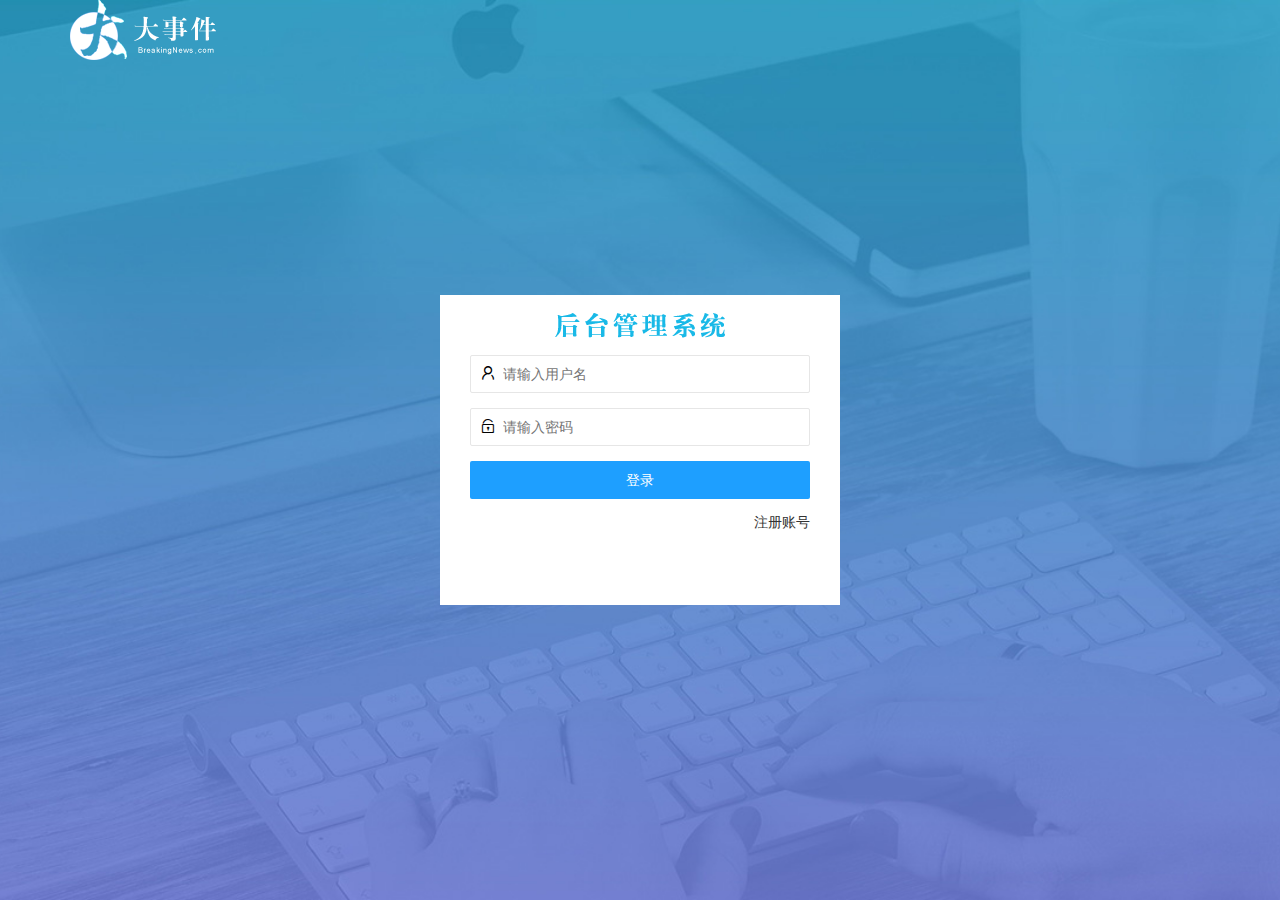
<file: reglogin/login.html>
<!DOCTYPE html>
<html lang="en">

<head>
    <meta charset="UTF-8">
    <meta name="viewport" content="width=device-width, initial-scale=1.0">
    <title>大事件-登录/注册</title>
    <link rel="stylesheet" href="./assets/lib/layui/css/layui.css">
    <link rel="stylesheet" href="./assets/css/login.css">
</head>

<body>
    <!-- 头部区域 -->
    <div class="layui-main">
        <div><img src="./assets/images/logo.png" alt="" class="src"></div>
    </div>
    <!-- 登录注册区域 -->
    <div class="loginAndRegBox">


        <div class="title-box"></div>
        <!-- 登录的div -->
        <div class="login-box">
            <!-- 登录的表单 -->
            <form class="layui-form" id="form_login">
                <!-- 用户名 -->
                <div class="layui-form-item">
                    <i class="layui-icon layui-icon-username"></i>
                    <input type="text" name="username" required lay-verify="required" placeholder="请输入用户名" autocomplete="off" class="layui-input">
                </div>
                <!-- 密码 -->
                <div class="layui-form-item">
                    <i class="layui-icon layui-icon-password"></i>
                    <input type="password" name="password" required lay-verify="required|pwd" placeholder="请输入密码" autocomplete="off" class="layui-input">
                </div>
                <!-- 登录按钮 -->
                <div class="layui-form-item">
                    <button class="layui-btn layui-btn-fluid layui-btn-normal" lay-submit lay-filter="formDemo">登录</button>
                </div>
                <!-- 注册账号链接 -->
                <div class="layui-form-item links">
                    <a href="javascript:;" id="link_login">注册账号</a>
                </div>
            </form>
        </div>
        <!-- 注册的div -->
        <div class="reg-box">
            <!-- 注册的表单 -->
            <form class="layui-form" id="form_reg">
                <!-- 用户名 -->
                <div class="layui-form-item">
                    <i class="layui-icon layui-icon-username"></i>
                    <input type="text" name="username" required lay-verify="required" placeholder="请输入用户名" autocomplete="off" class="layui-input">
                </div>
                <!-- 密码 -->
                <div class="layui-form-item">
                    <i class="layui-icon layui-icon-password"></i>
                    <input type="password" name="password" required lay-verify="required|pwd" placeholder="请输入密码" autocomplete="off" class="layui-input">
                </div>
                <!-- 密码确认 -->
                <div class="layui-form-item">
                    <i class="layui-icon layui-icon-password"></i>
                    <input type="password" name="repassword" required lay-verify="required|repwd" placeholder="请再次确认密码" autocomplete="off" class="layui-input">
                </div>
                <!-- 注册按钮 -->
                <div class="layui-form-item">
                    <button class="layui-btn layui-btn-fluid layui-btn-normal" lay-submit lay-filter="formDemo" id="register">注册</button>
                </div>
                <!-- 登录账号链接 -->
                <div class="layui-form-item links">
                    <a href="javascript:;" id="link_reg">去登陆</a>
                </div>
            </form>
        </div>









    </div>



    <!-- 注册的div -->




    <!-- 导入layui的js文件 -->
    <script src="./assets/lib/layui/layui.all.js"></script>
    <!-- 导入jquery -->
    <script src="./assets/lib/jquery.js "></script>
    <!-- 导入根路径js文件 -->
    <script src="./assets/js/baseApi.js"></script>
    <!-- 导入自己的JavaScript脚本 -->
    <script src="./assets/js/login.js"></script>
</body>

</html>
</file>
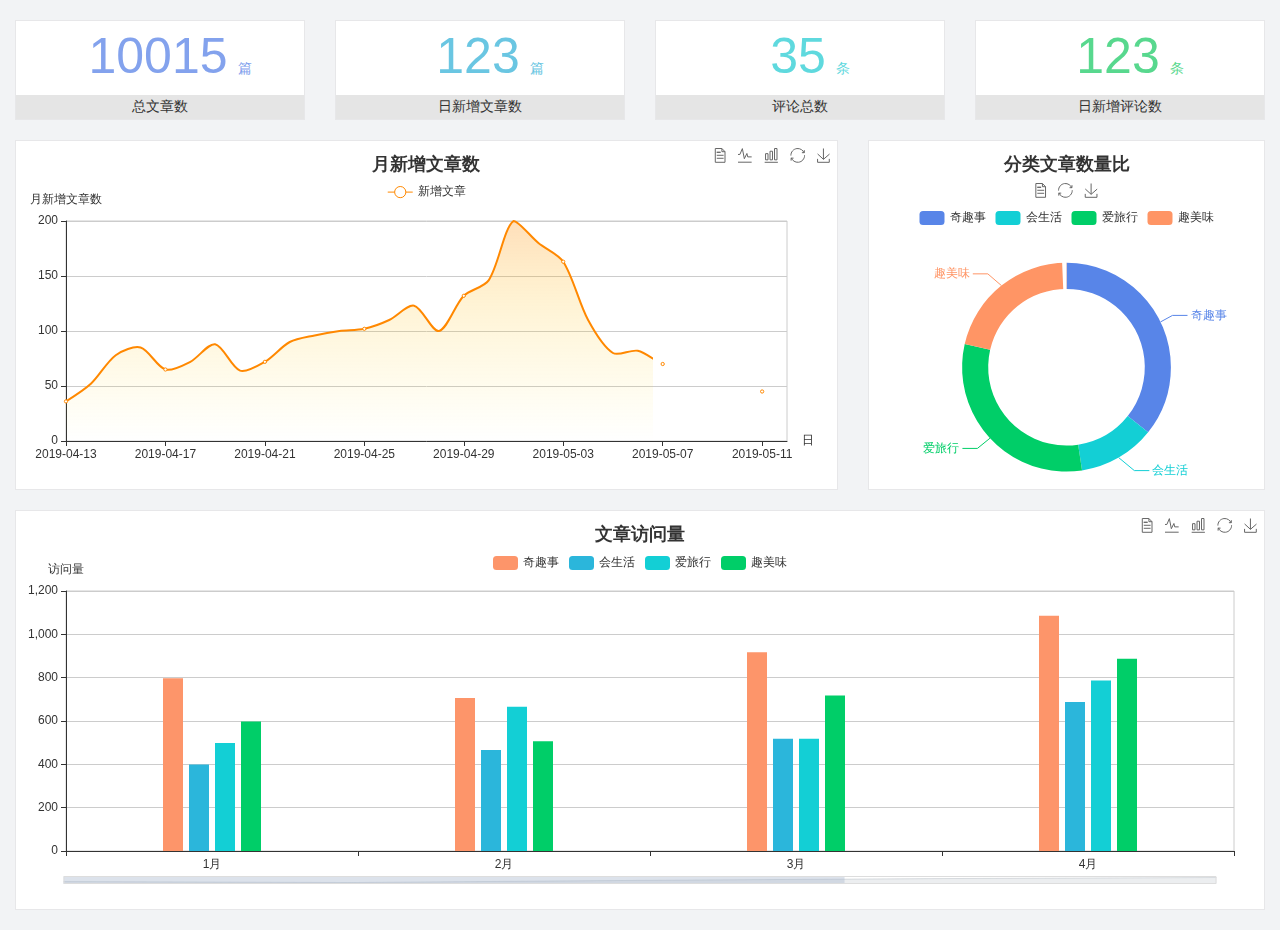
<file: reglogin/home/dashboard.html>
<!DOCTYPE html>
<html lang="en">

<head>
    <meta charset="UTF-8">
    <meta name="viewport" content="width=device-width, initial-scale=1.0">
    <meta http-equiv="X-UA-Compatible" content="ie=edge">
    <title>图表统计</title>
    <link rel="stylesheet" href="../assets/lib/bootstrap.css" />
    <link rel="stylesheet" href="../assets/lib/main.css" />
    <script src="../assets/lib/jquery.js"></script>
    <script type="text/javascript" src="../assets/lib/echarts.min.js"></script>
</head>

<body>
    <div class="container-fluid">
        <div class="row spannel_list">
            <div class="col-sm-3 col-xs-6">
                <div class="spannel">
                    <em>10015</em><span>篇</span>
                    <b>总文章数</b>
                </div>
            </div>
            <div class="col-sm-3 col-xs-6">
                <div class="spannel scolor01">
                    <em>123</em><span>篇</span>
                    <b>日新增文章数</b>
                </div>
            </div>
            <div class="col-sm-3 col-xs-6">
                <div class="spannel scolor02">
                    <em>35</em><span>条</span>
                    <b>评论总数</b>
                </div>
            </div>
            <div class="col-sm-3 col-xs-6">
                <div class="spannel scolor03">
                    <em>123</em><span>条</span>
                    <b>日新增评论数</b>
                </div>
            </div>
        </div>
    </div>

    <div class="container-fluid">
        <div class="row curve-pie">
            <div class="col-lg-8 col-md-8">
                <div class="gragh_pannel" id="curve_show"></div>
            </div>
            <div class="col-lg-4 col-md-4">
                <div class="gragh_pannel" id="pie_show"></div>
            </div>
        </div>
    </div>

    <div class="container-fluid">
        <div class="column_pannel" id="column_show"></div>
    </div>

    <script>
        var oChart = echarts.init(document.getElementById('curve_show'));
        var aList_all = [{
            'count': 36,
            'date': '2019-04-13'
        }, {
            'count': 52,
            'date': '2019-04-14'
        }, {
            'count': 78,
            'date': '2019-04-15'
        }, {
            'count': 85,
            'date': '2019-04-16'
        }, {
            'count': 65,
            'date': '2019-04-17'
        }, {
            'count': 72,
            'date': '2019-04-18'
        }, {
            'count': 88,
            'date': '2019-04-19'
        }, {
            'count': 64,
            'date': '2019-04-20'
        }, {
            'count': 72,
            'date': '2019-04-21'
        }, {
            'count': 90,
            'date': '2019-04-22'
        }, {
            'count': 96,
            'date': '2019-04-23'
        }, {
            'count': 100,
            'date': '2019-04-24'
        }, {
            'count': 102,
            'date': '2019-04-25'
        }, {
            'count': 110,
            'date': '2019-04-26'
        }, {
            'count': 123,
            'date': '2019-04-27'
        }, {
            'count': 100,
            'date': '2019-04-28'
        }, {
            'count': 132,
            'date': '2019-04-29'
        }, {
            'count': 146,
            'date': '2019-04-30'
        }, {
            'count': 200,
            'date': '2019-05-01'
        }, {
            'count': 180,
            'date': '2019-05-02'
        }, {
            'count': 163,
            'date': '2019-05-03'
        }, {
            'count': 110,
            'date': '2019-05-04'
        }, {
            'count': 80,
            'date': '2019-05-05'
        }, {
            'count': 82,
            'date': '2019-05-06'
        }, {
            'count': 70,
            'date': '2019-05-07'
        }, {
            'count': 65,
            'date': '2019-05-08'
        }, {
            'count': 54,
            'date': '2019-05-09'
        }, {
            'count': 40,
            'date': '2019-05-10'
        }, {
            'count': 45,
            'date': '2019-05-11'
        }, {
            'count': 38,
            'date': '2019-05-12'
        }, ];

        let aCount = [];
        let aDate = [];

        for (var i = 0; i < aList_all.length; i++) {
            aCount.push(aList_all[i].count);
            aDate.push(aList_all[i].date);
        }

        var chartopt = {
            title: {
                text: '月新增文章数',
                left: 'center',
                top: '10'
            },
            tooltip: {
                trigger: 'axis'
            },
            legend: {
                data: ['新增文章'],
                top: '40'
            },
            toolbox: {
                show: true,
                feature: {
                    mark: {
                        show: true
                    },
                    dataView: {
                        show: true,
                        readOnly: false
                    },
                    magicType: {
                        show: true,
                        type: ['line', 'bar']
                    },
                    restore: {
                        show: true
                    },
                    saveAsImage: {
                        show: true
                    }
                }
            },
            calculable: true,
            xAxis: [{
                name: '日',
                type: 'category',
                boundaryGap: false,
                data: aDate
            }],
            yAxis: [{
                name: '月新增文章数',
                type: 'value'
            }],
            series: [{
                name: '新增文章',
                type: 'line',
                smooth: true,
                itemStyle: {
                    normal: {
                        areaStyle: {
                            type: 'default'
                        },
                        color: '#f80'
                    },
                    lineStyle: {
                        color: '#f80'
                    }
                },
                data: aCount
            }],
            areaStyle: {
                normal: {
                    color: new echarts.graphic.LinearGradient(0, 0, 0, 1, [{
                        offset: 0,
                        color: 'rgba(255,136,0,0.39)'
                    }, {
                        offset: .34,
                        color: 'rgba(255,180,0,0.25)'
                    }, {
                        offset: 1,
                        color: 'rgba(255,222,0,0.00)'
                    }])

                }
            },
            grid: {
                show: true,
                x: 50,
                x2: 50,
                y: 80,
                height: 220
            }
        };

        oChart.setOption(chartopt);


        var oPie = echarts.init(document.getElementById('pie_show'));
        var oPieopt = {
            title: {
                top: 10,
                text: '分类文章数量比',
                x: 'center'
            },
            tooltip: {
                trigger: 'item',
                formatter: "{a} <br/>{b} : {c} ({d}%)"
            },
            color: ['#5885e8', '#13cfd5', '#00ce68', '#ff9565'],
            legend: {
                x: 'center',
                top: 65,
                data: ['奇趣事', '会生活', '爱旅行', '趣美味']
            },
            toolbox: {
                show: true,
                x: 'center',
                top: 35,
                feature: {
                    mark: {
                        show: true
                    },
                    dataView: {
                        show: true,
                        readOnly: false
                    },
                    magicType: {
                        show: true,
                        type: ['pie', 'funnel'],
                        option: {
                            funnel: {
                                x: '25%',
                                width: '50%',
                                funnelAlign: 'left',
                                max: 1548
                            }
                        }
                    },
                    restore: {
                        show: true
                    },
                    saveAsImage: {
                        show: true
                    }
                }
            },
            calculable: true,
            series: [{
                name: '访问来源',
                type: 'pie',
                radius: ['45%', '60%'],
                center: ['50%', '65%'],
                data: [{
                    value: 300,
                    name: '奇趣事'
                }, {
                    value: 100,
                    name: '会生活'
                }, {
                    value: 260,
                    name: '爱旅行'
                }, {
                    value: 180,
                    name: '趣美味'
                }]
            }]
        };
        oPie.setOption(oPieopt);



        var oColumn = this.echarts.init(document.getElementById('column_show'));
        var oColumnopt = {
            title: {
                text: '文章访问量',
                left: 'center',
                top: '10'
            },
            tooltip: {
                trigger: 'axis'
            },
            legend: {
                data: ['奇趣事', '会生活', '爱旅行', '趣美味'],
                top: '40'
            },
            toolbox: {
                show: true,
                feature: {
                    mark: {
                        show: true
                    },
                    dataView: {
                        show: true,
                        readOnly: false
                    },
                    magicType: {
                        show: true,
                        type: ['line', 'bar']
                    },
                    restore: {
                        show: true
                    },
                    saveAsImage: {
                        show: true
                    }
                }
            },
            calculable: true,
            xAxis: [{
                type: 'category',
                data: ['1月', '2月', '3月', '4月', '5月']
            }],
            yAxis: [{
                name: '访问量',
                type: 'value'
            }],
            series: [{
                name: '奇趣事',
                type: 'bar',
                barWidth: 20,
                itemStyle: {
                    normal: {
                        areaStyle: {
                            type: 'default'
                        },
                        color: '#fd956a'
                    }
                },
                data: [800, 708, 920, 1090, 1200]
            }, {
                name: '会生活',
                type: 'bar',
                barWidth: 20,
                itemStyle: {
                    normal: {
                        areaStyle: {
                            type: 'default'
                        },
                        color: '#2bb6db'
                    }
                },
                data: [400, 468, 520, 690, 800]
            }, {
                name: '爱旅行',
                type: 'bar',
                barWidth: 20,
                itemStyle: {
                    normal: {
                        areaStyle: {
                            type: 'default'
                        },
                        color: '#13cfd5'
                    }
                },
                data: [500, 668, 520, 790, 900]
            }, {
                name: '趣美味',
                type: 'bar',
                barWidth: 20,
                itemStyle: {
                    normal: {
                        areaStyle: {
                            type: 'default'
                        },
                        color: '#00ce68'
                    }
                },
                data: [600, 508, 720, 890, 1000]
            }],
            grid: {
                show: true,
                x: 50,
                x2: 30,
                y: 80,
                height: 260
            },
            dataZoom: [ //给x轴设置滚动条
                {
                    start: 0, //默认为0
                    end: 100 - 1000 / 31, //默认为100
                    type: 'slider',
                    show: true,
                    xAxisIndex: [0],
                    handleSize: 0, //滑动条的 左右2个滑动条的大小
                    height: 8, //组件高度
                    left: 45, //左边的距离
                    right: 50, //右边的距离
                    bottom: 26, //右边的距离
                    handleColor: '#ddd', //h滑动图标的颜色
                    handleStyle: {
                        borderColor: "#cacaca",
                        borderWidth: "1",
                        shadowBlur: 2,
                        background: "#ddd",
                        shadowColor: "#ddd",
                    }
                }
            ]
        };
        oColumn.setOption(oColumnopt);
    </script>
</body>

</html>
</file>
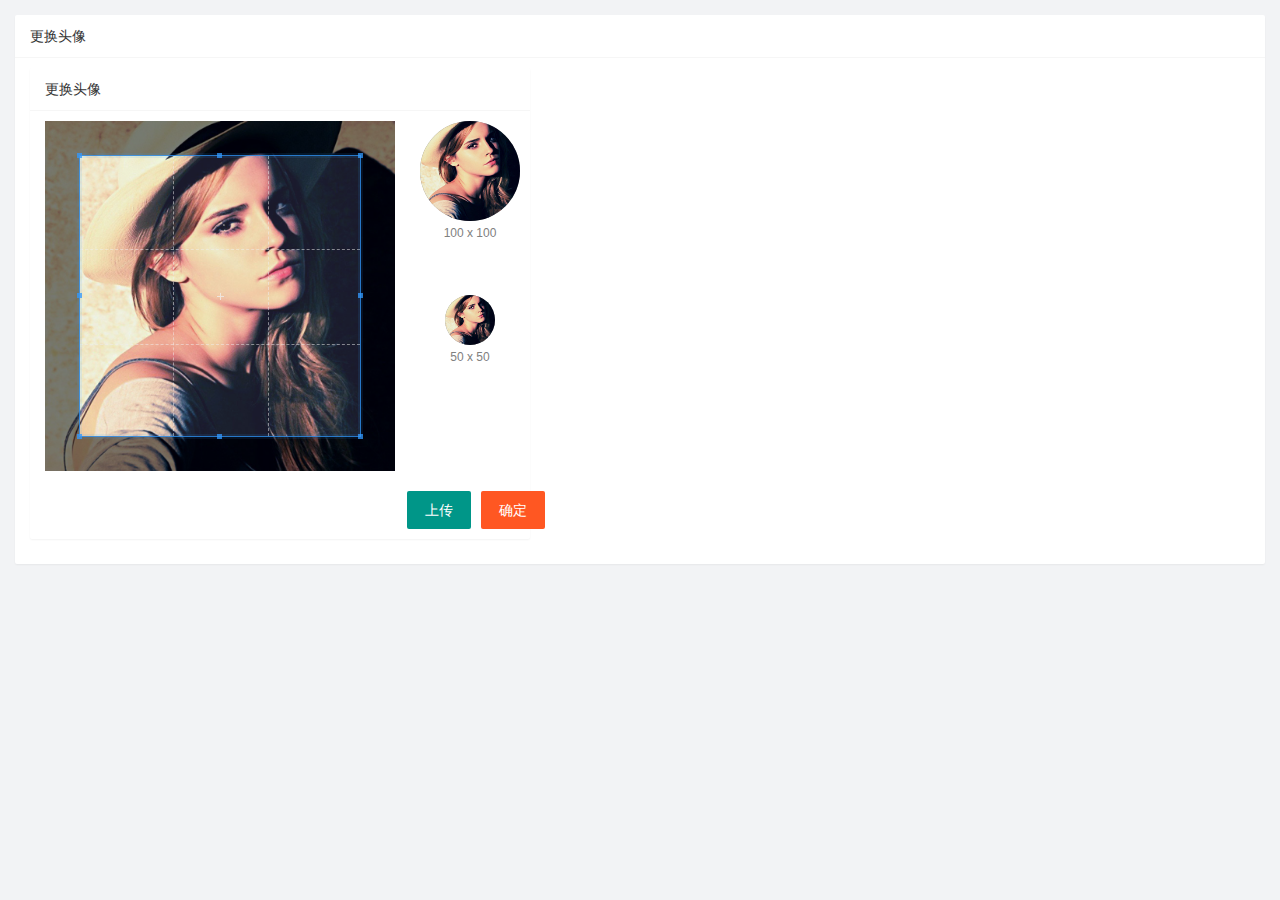
<file: reglogin/user/user_avatar.html>
<!DOCTYPE html>
<html lang="en">

<head>
    <meta charset="UTF-8">
    <meta name="viewport" content="width=device-width, initial-scale=1.0">
    <title>Document</title>
    <link rel="stylesheet" href="../assets/lib/layui/css/layui.css">
    <link rel="stylesheet" href="../assets/lib/cropper/cropper.css">
    <link rel="stylesheet" href="../assets/css/user/user_avatar.css">
</head>

<body>
    <div class="layui-card">
        <div class="layui-card-header">更换头像</div>
        <div class="layui-card-body">
            <!-- 卡片区域 -->
            <div class="layui-card">
                <div class="layui-card-header">更换头像</div>
                <div class="layui-card-body">
                    <!-- 第一行的图片裁剪和预览区域 -->
                    <div class="row1">
                        <!-- 图片裁剪区域 -->
                        <div class="cropper-box">
                            <!-- 这个 img 标签很重要，将来会把它初始化为裁剪区域 -->
                            <img id="image" src="../assets/images/sample.jpg" />
                        </div>
                        <!-- 图片的预览区域 -->
                        <div class="preview-box">
                            <div>
                                <!-- 宽高为 100px 的预览区域 -->
                                <div class="img-preview w100"></div>
                                <p class="size">100 x 100</p>
                            </div>
                            <div>
                                <!-- 宽高为 50px 的预览区域 -->
                                <div class="img-preview w50"></div>
                                <p class="size">50 x 50</p>
                            </div>
                        </div>
                    </div>

                    <!-- 第二行的按钮区域 -->
                    <div class="row2">
                        <!-- 通过 accept 属性，可以指定，允许用户选择什么类型的文件 -->
                        <input type="file" id="file">
                        <button type="button" class="layui-btn" id="btnChooseImage">上传</button>
                        <button type="button" class="layui-btn layui-btn-danger" id="btnUpload">确定</button>
                    </div>
                </div>
            </div>
            <script src="../assets/lib/layui/layui.all.js"></script>
            <script src="../assets/lib/jquery.js"></script>
            <script src="../assets/lib/cropper/Cropper.js"></script>
            <script src="../assets/lib/cropper/jquery-cropper.js"></script>
            <script src="../assets/js/baseApi.js"></script>
            <script src="../assets/js/user/user_avatar.js"></script>
</body>

</html>
</file>
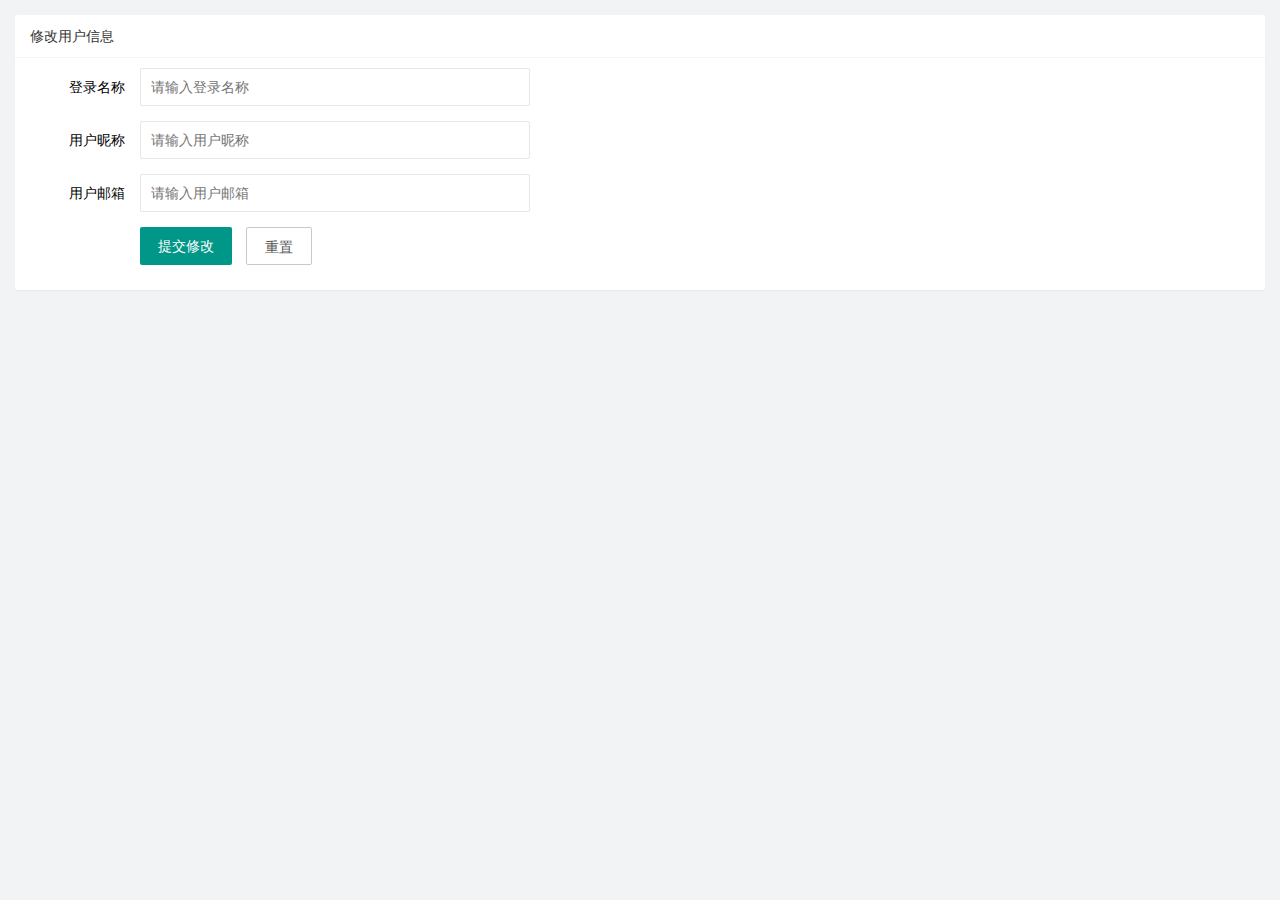
<file: reglogin/user/user_info.html>
<!DOCTYPE html>
<html lang="en">

<head>
    <meta charset="UTF-8">
    <meta name="viewport" content="width=device-width, initial-scale=1.0">
    <title>Document</title>
    <link rel="stylesheet" href="../assets/lib/layui/css/layui.css">
    <link rel="stylesheet" href="../assets/css/user/user_info.css">
</head>

<body>
    <div class="layui-card">
        <div class="layui-card-header">修改用户信息</div>
        <div class="layui-card-body">
            <form class="layui-form" lay-filter="formUserInfo">
                <input type="hidden" name="id" />
                <div class="layui-form-item">
                    <label class="layui-form-label">登录名称</label>
                    <div class="layui-input-block">
                        <input type="text" name="username" required lay-verify="required" placeholder="请输入登录名称" autocomplete="off" class="layui-input" readonly>
                    </div>
                </div>

                <div class="layui-form-item">
                    <label class="layui-form-label">用户昵称</label>
                    <div class="layui-input-block">
                        <input type="text" name="nickname" required lay-verify="required|nickname" placeholder="请输入用户昵称" autocomplete="off" class="layui-input">
                    </div>
                </div>

                <div class="layui-form-item">
                    <label class="layui-form-label">用户邮箱</label>
                    <div class="layui-input-block">
                        <input type="text" name="email" required lay-verify="required|email" placeholder="请输入用户邮箱" autocomplete="off" class="layui-input">
                    </div>
                </div>
                <div class="layui-form-item">
                    <div class="layui-input-block">
                        <button class="layui-btn" lay-submit lay-filter="formDemo">提交修改</button>
                        <button type="reset" class="layui-btn layui-btn-primary" id="btnReset">重置</button>
                    </div>
                </div>
            </form>


        </div>
    </div>
    <script src="../assets/lib/layui/layui.all.js"></script>
    <script src="../assets/lib/jquery.js"></script>
    <script src="../assets/js/baseApi.js"></script>
    <script src="../assets/js/user/user_info.js"></script>
</body>

</html>
</file>
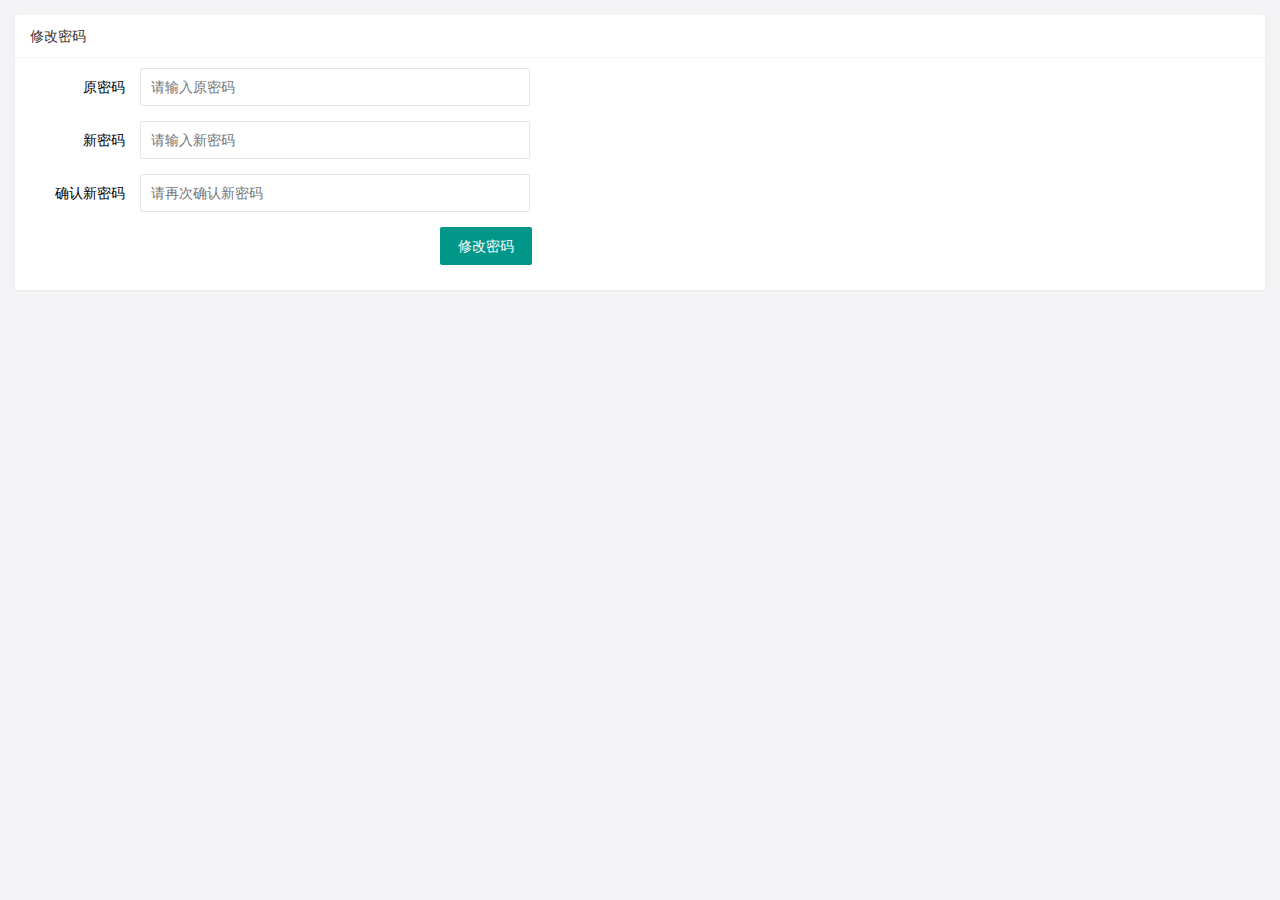
<file: reglogin/user/user_pwd.html>
<!DOCTYPE html>
<html lang="en">

<head>
    <meta charset="UTF-8">
    <meta name="viewport" content="width=device-width, initial-scale=1.0">
    <title>Document</title>
    <link rel="stylesheet" href="../assets/lib/layui/css/layui.css">
    <link rel="stylesheet" href="../assets/css/user/user_pwd.css">
</head>

<body>
    <div class="layui-card">
        <div class="layui-card-header">修改密码</div>
        <div class="layui-card-body">
            <form class="layui-form" action="">
                <div class="layui-form-item">
                    <label class="layui-form-label">原密码</label>
                    <div class="layui-input-block">
                        <input type="password" name="oldpwd" id="oldpwd" required lay-verify="required|pwd" placeholder="请输入原密码" autocomplete="off" class="layui-input">
                    </div>
                </div>
                <div class="layui-form-item">
                    <label class="layui-form-label">新密码</label>
                    <div class="layui-input-block">
                        <input type="password" name="newPwd" id="newPwd" required lay-verify="required|pwd|samePwd|rePwd" placeholder="请输入新密码" autocomplete="off" class="layui-input">
                    </div>
                </div>
                <div class="layui-form-item">
                    <label class="layui-form-label">确认新密码</label>
                    <div class="layui-input-block">
                        <input type="password" name="rePwd" required lay-verify="required|pwd|rePwd" placeholder="请再次确认新密码" autocomplete="off" class="layui-input">
                    </div>
                </div>
                <div class="layui-form-item">
                    <div class="layui-input-block">
                        <button class="layui-btn set_btn" lay-submit lay-filter="formDemo ">修改密码</button>
                    </div>
                </div>
            </form>
        </div>
    </div>

    <script src="../assets/lib/jquery.js "></script>

    <script src="../assets/lib/layui/layui.all.js "></script>
    <script src="../assets/js/baseApi.js"></script>
    <script src="../assets/js/user/user_pwd.js "></script>
</body>

</html>
</file>
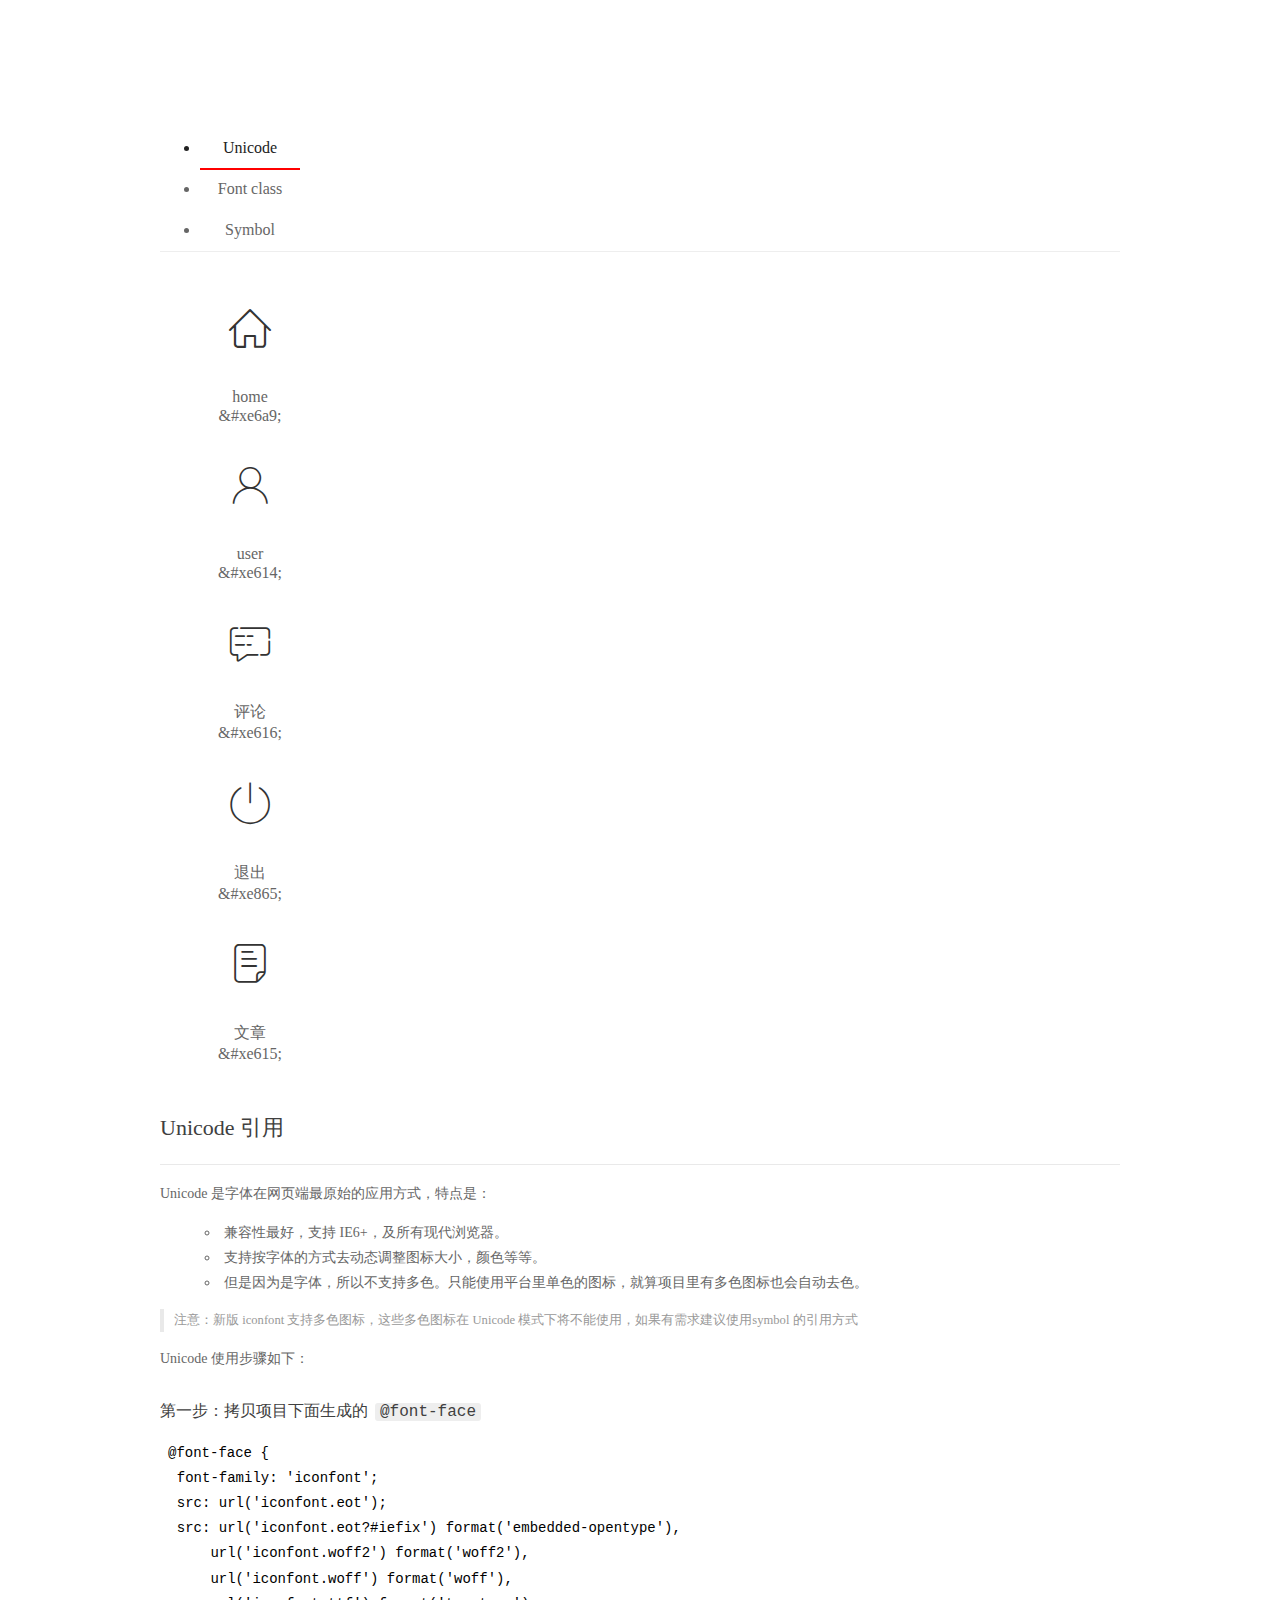
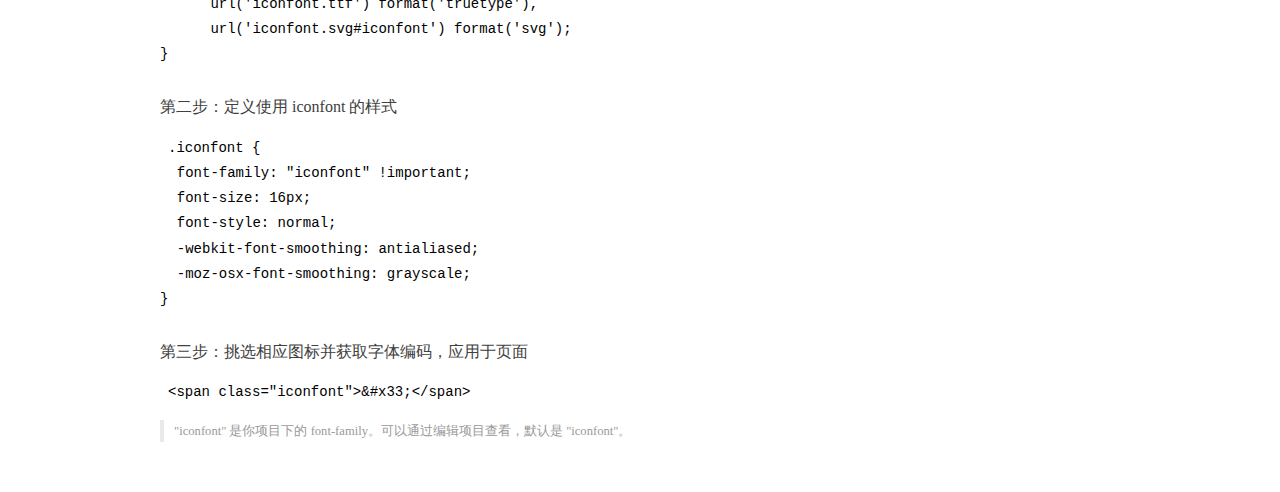
<file: reglogin/assets/fonts/demo_index.html>
<!DOCTYPE html>
<html>
<head>
  <meta charset="utf-8"/>
  <title>IconFont Demo</title>
  <link rel="shortcut icon" href="https://gtms04.alicdn.com/tps/i4/TB1_oz6GVXXXXaFXpXXJDFnIXXX-64-64.ico" type="image/x-icon"/>
  <link rel="stylesheet" href="https://g.alicdn.com/thx/cube/1.3.2/cube.min.css">
  <link rel="stylesheet" href="demo.css">
  <link rel="stylesheet" href="iconfont.css">
  <script src="iconfont.js"></script>
  <!-- jQuery -->
  <script src="https://a1.alicdn.com/oss/uploads/2018/12/26/7bfddb60-08e8-11e9-9b04-53e73bb6408b.js"></script>
  <!-- 代码高亮 -->
  <script src="https://a1.alicdn.com/oss/uploads/2018/12/26/a3f714d0-08e6-11e9-8a15-ebf944d7534c.js"></script>
</head>
<body>
  <div class="main">
    <h1 class="logo"><a href="https://www.iconfont.cn/" title="iconfont 首页" target="_blank">&#xe86b;</a></h1>
    <div class="nav-tabs">
      <ul id="tabs" class="dib-box">
        <li class="dib active"><span>Unicode</span></li>
        <li class="dib"><span>Font class</span></li>
        <li class="dib"><span>Symbol</span></li>
      </ul>
      
    </div>
    <div class="tab-container">
      <div class="content unicode" style="display: block;">
          <ul class="icon_lists dib-box">
          
            <li class="dib">
              <span class="icon iconfont">&#xe6a9;</span>
                <div class="name">home</div>
                <div class="code-name">&amp;#xe6a9;</div>
              </li>
          
            <li class="dib">
              <span class="icon iconfont">&#xe614;</span>
                <div class="name">user</div>
                <div class="code-name">&amp;#xe614;</div>
              </li>
          
            <li class="dib">
              <span class="icon iconfont">&#xe616;</span>
                <div class="name">评论</div>
                <div class="code-name">&amp;#xe616;</div>
              </li>
          
            <li class="dib">
              <span class="icon iconfont">&#xe865;</span>
                <div class="name">退出</div>
                <div class="code-name">&amp;#xe865;</div>
              </li>
          
            <li class="dib">
              <span class="icon iconfont">&#xe615;</span>
                <div class="name">文章</div>
                <div class="code-name">&amp;#xe615;</div>
              </li>
          
          </ul>
          <div class="article markdown">
          <h2 id="unicode-">Unicode 引用</h2>
          <hr>

          <p>Unicode 是字体在网页端最原始的应用方式，特点是：</p>
          <ul>
            <li>兼容性最好，支持 IE6+，及所有现代浏览器。</li>
            <li>支持按字体的方式去动态调整图标大小，颜色等等。</li>
            <li>但是因为是字体，所以不支持多色。只能使用平台里单色的图标，就算项目里有多色图标也会自动去色。</li>
          </ul>
          <blockquote>
            <p>注意：新版 iconfont 支持多色图标，这些多色图标在 Unicode 模式下将不能使用，如果有需求建议使用symbol 的引用方式</p>
          </blockquote>
          <p>Unicode 使用步骤如下：</p>
          <h3 id="-font-face">第一步：拷贝项目下面生成的 <code>@font-face</code></h3>
<pre><code class="language-css"
>@font-face {
  font-family: 'iconfont';
  src: url('iconfont.eot');
  src: url('iconfont.eot?#iefix') format('embedded-opentype'),
      url('iconfont.woff2') format('woff2'),
      url('iconfont.woff') format('woff'),
      url('iconfont.ttf') format('truetype'),
      url('iconfont.svg#iconfont') format('svg');
}
</code></pre>
          <h3 id="-iconfont-">第二步：定义使用 iconfont 的样式</h3>
<pre><code class="language-css"
>.iconfont {
  font-family: "iconfont" !important;
  font-size: 16px;
  font-style: normal;
  -webkit-font-smoothing: antialiased;
  -moz-osx-font-smoothing: grayscale;
}
</code></pre>
          <h3 id="-">第三步：挑选相应图标并获取字体编码，应用于页面</h3>
<pre>
<code class="language-html"
>&lt;span class="iconfont"&gt;&amp;#x33;&lt;/span&gt;
</code></pre>
          <blockquote>
            <p>"iconfont" 是你项目下的 font-family。可以通过编辑项目查看，默认是 "iconfont"。</p>
          </blockquote>
          </div>
      </div>
      <div class="content font-class">
        <ul class="icon_lists dib-box">
          
          <li class="dib">
            <span class="icon iconfont icon-home"></span>
            <div class="name">
              home
            </div>
            <div class="code-name">.icon-home
            </div>
          </li>
          
          <li class="dib">
            <span class="icon iconfont icon-user"></span>
            <div class="name">
              user
            </div>
            <div class="code-name">.icon-user
            </div>
          </li>
          
          <li class="dib">
            <span class="icon iconfont icon-pinglun"></span>
            <div class="name">
              评论
            </div>
            <div class="code-name">.icon-pinglun
            </div>
          </li>
          
          <li class="dib">
            <span class="icon iconfont icon-tuichu"></span>
            <div class="name">
              退出
            </div>
            <div class="code-name">.icon-tuichu
            </div>
          </li>
          
          <li class="dib">
            <span class="icon iconfont icon-16"></span>
            <div class="name">
              文章
            </div>
            <div class="code-name">.icon-16
            </div>
          </li>
          
        </ul>
        <div class="article markdown">
        <h2 id="font-class-">font-class 引用</h2>
        <hr>

        <p>font-class 是 Unicode 使用方式的一种变种，主要是解决 Unicode 书写不直观，语意不明确的问题。</p>
        <p>与 Unicode 使用方式相比，具有如下特点：</p>
        <ul>
          <li>兼容性良好，支持 IE8+，及所有现代浏览器。</li>
          <li>相比于 Unicode 语意明确，书写更直观。可以很容易分辨这个 icon 是什么。</li>
          <li>因为使用 class 来定义图标，所以当要替换图标时，只需要修改 class 里面的 Unicode 引用。</li>
          <li>不过因为本质上还是使用的字体，所以多色图标还是不支持的。</li>
        </ul>
        <p>使用步骤如下：</p>
        <h3 id="-fontclass-">第一步：引入项目下面生成的 fontclass 代码：</h3>
<pre><code class="language-html">&lt;link rel="stylesheet" href="./iconfont.css"&gt;
</code></pre>
        <h3 id="-">第二步：挑选相应图标并获取类名，应用于页面：</h3>
<pre><code class="language-html">&lt;span class="iconfont icon-xxx"&gt;&lt;/span&gt;
</code></pre>
        <blockquote>
          <p>"
            iconfont" 是你项目下的 font-family。可以通过编辑项目查看，默认是 "iconfont"。</p>
        </blockquote>
      </div>
      </div>
      <div class="content symbol">
          <ul class="icon_lists dib-box">
          
            <li class="dib">
                <svg class="icon svg-icon" aria-hidden="true">
                  <use xlink:href="#icon-home"></use>
                </svg>
                <div class="name">home</div>
                <div class="code-name">#icon-home</div>
            </li>
          
            <li class="dib">
                <svg class="icon svg-icon" aria-hidden="true">
                  <use xlink:href="#icon-user"></use>
                </svg>
                <div class="name">user</div>
                <div class="code-name">#icon-user</div>
            </li>
          
            <li class="dib">
                <svg class="icon svg-icon" aria-hidden="true">
                  <use xlink:href="#icon-pinglun"></use>
                </svg>
                <div class="name">评论</div>
                <div class="code-name">#icon-pinglun</div>
            </li>
          
            <li class="dib">
                <svg class="icon svg-icon" aria-hidden="true">
                  <use xlink:href="#icon-tuichu"></use>
                </svg>
                <div class="name">退出</div>
                <div class="code-name">#icon-tuichu</div>
            </li>
          
            <li class="dib">
                <svg class="icon svg-icon" aria-hidden="true">
                  <use xlink:href="#icon-16"></use>
                </svg>
                <div class="name">文章</div>
                <div class="code-name">#icon-16</div>
            </li>
          
          </ul>
          <div class="article markdown">
          <h2 id="symbol-">Symbol 引用</h2>
          <hr>

          <p>这是一种全新的使用方式，应该说这才是未来的主流，也是平台目前推荐的用法。相关介绍可以参考这篇<a href="">文章</a>
            这种用法其实是做了一个 SVG 的集合，与另外两种相比具有如下特点：</p>
          <ul>
            <li>支持多色图标了，不再受单色限制。</li>
            <li>通过一些技巧，支持像字体那样，通过 <code>font-size</code>, <code>color</code> 来调整样式。</li>
            <li>兼容性较差，支持 IE9+，及现代浏览器。</li>
            <li>浏览器渲染 SVG 的性能一般，还不如 png。</li>
          </ul>
          <p>使用步骤如下：</p>
          <h3 id="-symbol-">第一步：引入项目下面生成的 symbol 代码：</h3>
<pre><code class="language-html">&lt;script src="./iconfont.js"&gt;&lt;/script&gt;
</code></pre>
          <h3 id="-css-">第二步：加入通用 CSS 代码（引入一次就行）：</h3>
<pre><code class="language-html">&lt;style&gt;
.icon {
  width: 1em;
  height: 1em;
  vertical-align: -0.15em;
  fill: currentColor;
  overflow: hidden;
}
&lt;/style&gt;
</code></pre>
          <h3 id="-">第三步：挑选相应图标并获取类名，应用于页面：</h3>
<pre><code class="language-html">&lt;svg class="icon" aria-hidden="true"&gt;
  &lt;use xlink:href="#icon-xxx"&gt;&lt;/use&gt;
&lt;/svg&gt;
</code></pre>
          </div>
      </div>

    </div>
  </div>
  <script>
  $(document).ready(function () {
      $('.tab-container .content:first').show()

      $('#tabs li').click(function (e) {
        var tabContent = $('.tab-container .content')
        var index = $(this).index()

        if ($(this).hasClass('active')) {
          return
        } else {
          $('#tabs li').removeClass('active')
          $(this).addClass('active')

          tabContent.hide().eq(index).fadeIn()
        }
      })
    })
  </script>
</body>
</html>
</file>
<file: reglogin/assets/lib/layui/css/layui.css>
/** layui-v2.5.5 MIT License By https://www.layui.com */
 .layui-inline,img{display:inline-block;vertical-align:middle}h1,h2,h3,h4,h5,h6{font-weight:400}.layui-edge,.layui-header,.layui-inline,.layui-main{position:relative}.layui-body,.layui-edge,.layui-elip{overflow:hidden}.layui-btn,.layui-edge,.layui-inline,img{vertical-align:middle}.layui-btn,.layui-disabled,.layui-icon,.layui-unselect{-moz-user-select:none;-webkit-user-select:none;-ms-user-select:none}.layui-elip,.layui-form-checkbox span,.layui-form-pane .layui-form-label{text-overflow:ellipsis;white-space:nowrap}.layui-breadcrumb,.layui-tree-btnGroup{visibility:hidden}blockquote,body,button,dd,div,dl,dt,form,h1,h2,h3,h4,h5,h6,input,li,ol,p,pre,td,textarea,th,ul{margin:0;padding:0;-webkit-tap-highlight-color:rgba(0,0,0,0)}a:active,a:hover{outline:0}img{border:none}li{list-style:none}table{border-collapse:collapse;border-spacing:0}h4,h5,h6{font-size:100%}button,input,optgroup,option,select,textarea{font-family:inherit;font-size:inherit;font-style:inherit;font-weight:inherit;outline:0}pre{white-space:pre-wrap;white-space:-moz-pre-wrap;white-space:-pre-wrap;white-space:-o-pre-wrap;word-wrap:break-word}body{line-height:24px;font:14px Helvetica Neue,Helvetica,PingFang SC,Tahoma,Arial,sans-serif}hr{height:1px;margin:10px 0;border:0;clear:both}a{color:#333;text-decoration:none}a:hover{color:#777}a cite{font-style:normal;*cursor:pointer}.layui-border-box,.layui-border-box *{box-sizing:border-box}.layui-box,.layui-box *{box-sizing:content-box}.layui-clear{clear:both;*zoom:1}.layui-clear:after{content:'\20';clear:both;*zoom:1;display:block;height:0}.layui-inline{*display:inline;*zoom:1}.layui-edge{display:inline-block;width:0;height:0;border-width:6px;border-style:dashed;border-color:transparent}.layui-edge-top{top:-4px;border-bottom-color:#999;border-bottom-style:solid}.layui-edge-right{border-left-color:#999;border-left-style:solid}.layui-edge-bottom{top:2px;border-top-color:#999;border-top-style:solid}.layui-edge-left{border-right-color:#999;border-right-style:solid}.layui-disabled,.layui-disabled:hover{color:#d2d2d2!important;cursor:not-allowed!important}.layui-circle{border-radius:100%}.layui-show{display:block!important}.layui-hide{display:none!important}@font-face{font-family:layui-icon;src:url(../font/iconfont.eot?v=250);src:url(../font/iconfont.eot?v=250#iefix) format('embedded-opentype'),url(../font/iconfont.woff2?v=250) format('woff2'),url(../font/iconfont.woff?v=250) format('woff'),url(../font/iconfont.ttf?v=250) format('truetype'),url(../font/iconfont.svg?v=250#layui-icon) format('svg')}.layui-icon{font-family:layui-icon!important;font-size:16px;font-style:normal;-webkit-font-smoothing:antialiased;-moz-osx-font-smoothing:grayscale}.layui-icon-reply-fill:before{content:"\e611"}.layui-icon-set-fill:before{content:"\e614"}.layui-icon-menu-fill:before{content:"\e60f"}.layui-icon-search:before{content:"\e615"}.layui-icon-share:before{content:"\e641"}.layui-icon-set-sm:before{content:"\e620"}.layui-icon-engine:before{content:"\e628"}.layui-icon-close:before{content:"\1006"}.layui-icon-close-fill:before{content:"\1007"}.layui-icon-chart-screen:before{content:"\e629"}.layui-icon-star:before{content:"\e600"}.layui-icon-circle-dot:before{content:"\e617"}.layui-icon-chat:before{content:"\e606"}.layui-icon-release:before{content:"\e609"}.layui-icon-list:before{content:"\e60a"}.layui-icon-chart:before{content:"\e62c"}.layui-icon-ok-circle:before{content:"\1005"}.layui-icon-layim-theme:before{content:"\e61b"}.layui-icon-table:before{content:"\e62d"}.layui-icon-right:before{content:"\e602"}.layui-icon-left:before{content:"\e603"}.layui-icon-cart-simple:before{content:"\e698"}.layui-icon-face-cry:before{content:"\e69c"}.layui-icon-face-smile:before{content:"\e6af"}.layui-icon-survey:before{content:"\e6b2"}.layui-icon-tree:before{content:"\e62e"}.layui-icon-upload-circle:before{content:"\e62f"}.layui-icon-add-circle:before{content:"\e61f"}.layui-icon-download-circle:before{content:"\e601"}.layui-icon-templeate-1:before{content:"\e630"}.layui-icon-util:before{content:"\e631"}.layui-icon-face-surprised:before{content:"\e664"}.layui-icon-edit:before{content:"\e642"}.layui-icon-speaker:before{content:"\e645"}.layui-icon-down:before{content:"\e61a"}.layui-icon-file:before{content:"\e621"}.layui-icon-layouts:before{content:"\e632"}.layui-icon-rate-half:before{content:"\e6c9"}.layui-icon-add-circle-fine:before{content:"\e608"}.layui-icon-prev-circle:before{content:"\e633"}.layui-icon-read:before{content:"\e705"}.layui-icon-404:before{content:"\e61c"}.layui-icon-carousel:before{content:"\e634"}.layui-icon-help:before{content:"\e607"}.layui-icon-code-circle:before{content:"\e635"}.layui-icon-water:before{content:"\e636"}.layui-icon-username:before{content:"\e66f"}.layui-icon-find-fill:before{content:"\e670"}.layui-icon-about:before{content:"\e60b"}.layui-icon-location:before{content:"\e715"}.layui-icon-up:before{content:"\e619"}.layui-icon-pause:before{content:"\e651"}.layui-icon-date:before{content:"\e637"}.layui-icon-layim-uploadfile:before{content:"\e61d"}.layui-icon-delete:before{content:"\e640"}.layui-icon-play:before{content:"\e652"}.layui-icon-top:before{content:"\e604"}.layui-icon-friends:before{content:"\e612"}.layui-icon-refresh-3:before{content:"\e9aa"}.layui-icon-ok:before{content:"\e605"}.layui-icon-layer:before{content:"\e638"}.layui-icon-face-smile-fine:before{content:"\e60c"}.layui-icon-dollar:before{content:"\e659"}.layui-icon-group:before{content:"\e613"}.layui-icon-layim-download:before{content:"\e61e"}.layui-icon-picture-fine:before{content:"\e60d"}.layui-icon-link:before{content:"\e64c"}.layui-icon-diamond:before{content:"\e735"}.layui-icon-log:before{content:"\e60e"}.layui-icon-rate-solid:before{content:"\e67a"}.layui-icon-fonts-del:before{content:"\e64f"}.layui-icon-unlink:before{content:"\e64d"}.layui-icon-fonts-clear:before{content:"\e639"}.layui-icon-triangle-r:before{content:"\e623"}.layui-icon-circle:before{content:"\e63f"}.layui-icon-radio:before{content:"\e643"}.layui-icon-align-center:before{content:"\e647"}.layui-icon-align-right:before{content:"\e648"}.layui-icon-align-left:before{content:"\e649"}.layui-icon-loading-1:before{content:"\e63e"}.layui-icon-return:before{content:"\e65c"}.layui-icon-fonts-strong:before{content:"\e62b"}.layui-icon-upload:before{content:"\e67c"}.layui-icon-dialogue:before{content:"\e63a"}.layui-icon-video:before{content:"\e6ed"}.layui-icon-headset:before{content:"\e6fc"}.layui-icon-cellphone-fine:before{content:"\e63b"}.layui-icon-add-1:before{content:"\e654"}.layui-icon-face-smile-b:before{content:"\e650"}.layui-icon-fonts-html:before{content:"\e64b"}.layui-icon-form:before{content:"\e63c"}.layui-icon-cart:before{content:"\e657"}.layui-icon-camera-fill:before{content:"\e65d"}.layui-icon-tabs:before{content:"\e62a"}.layui-icon-fonts-code:before{content:"\e64e"}.layui-icon-fire:before{content:"\e756"}.layui-icon-set:before{content:"\e716"}.layui-icon-fonts-u:before{content:"\e646"}.layui-icon-triangle-d:before{content:"\e625"}.layui-icon-tips:before{content:"\e702"}.layui-icon-picture:before{content:"\e64a"}.layui-icon-more-vertical:before{content:"\e671"}.layui-icon-flag:before{content:"\e66c"}.layui-icon-loading:before{content:"\e63d"}.layui-icon-fonts-i:before{content:"\e644"}.layui-icon-refresh-1:before{content:"\e666"}.layui-icon-rmb:before{content:"\e65e"}.layui-icon-home:before{content:"\e68e"}.layui-icon-user:before{content:"\e770"}.layui-icon-notice:before{content:"\e667"}.layui-icon-login-weibo:before{content:"\e675"}.layui-icon-voice:before{content:"\e688"}.layui-icon-upload-drag:before{content:"\e681"}.layui-icon-login-qq:before{content:"\e676"}.layui-icon-snowflake:before{content:"\e6b1"}.layui-icon-file-b:before{content:"\e655"}.layui-icon-template:before{content:"\e663"}.layui-icon-auz:before{content:"\e672"}.layui-icon-console:before{content:"\e665"}.layui-icon-app:before{content:"\e653"}.layui-icon-prev:before{content:"\e65a"}.layui-icon-website:before{content:"\e7ae"}.layui-icon-next:before{content:"\e65b"}.layui-icon-component:before{content:"\e857"}.layui-icon-more:before{content:"\e65f"}.layui-icon-login-wechat:before{content:"\e677"}.layui-icon-shrink-right:before{content:"\e668"}.layui-icon-spread-left:before{content:"\e66b"}.layui-icon-camera:before{content:"\e660"}.layui-icon-note:before{content:"\e66e"}.layui-icon-refresh:before{content:"\e669"}.layui-icon-female:before{content:"\e661"}.layui-icon-male:before{content:"\e662"}.layui-icon-password:before{content:"\e673"}.layui-icon-senior:before{content:"\e674"}.layui-icon-theme:before{content:"\e66a"}.layui-icon-tread:before{content:"\e6c5"}.layui-icon-praise:before{content:"\e6c6"}.layui-icon-star-fill:before{content:"\e658"}.layui-icon-rate:before{content:"\e67b"}.layui-icon-template-1:before{content:"\e656"}.layui-icon-vercode:before{content:"\e679"}.layui-icon-cellphone:before{content:"\e678"}.layui-icon-screen-full:before{content:"\e622"}.layui-icon-screen-restore:before{content:"\e758"}.layui-icon-cols:before{content:"\e610"}.layui-icon-export:before{content:"\e67d"}.layui-icon-print:before{content:"\e66d"}.layui-icon-slider:before{content:"\e714"}.layui-icon-addition:before{content:"\e624"}.layui-icon-subtraction:before{content:"\e67e"}.layui-icon-service:before{content:"\e626"}.layui-icon-transfer:before{content:"\e691"}.layui-main{width:1140px;margin:0 auto}.layui-header{z-index:1000;height:60px}.layui-header a:hover{transition:all .5s;-webkit-transition:all .5s}.layui-side{position:fixed;left:0;top:0;bottom:0;z-index:999;width:200px;overflow-x:hidden}.layui-side-scroll{position:relative;width:220px;height:100%;overflow-x:hidden}.layui-body{position:absolute;left:200px;right:0;top:0;bottom:0;z-index:998;width:auto;overflow-y:auto;box-sizing:border-box}.layui-layout-body{overflow:hidden}.layui-layout-admin .layui-header{background-color:#23262E}.layui-layout-admin .layui-side{top:60px;width:200px;overflow-x:hidden}.layui-layout-admin .layui-body{position:fixed;top:60px;bottom:44px}.layui-layout-admin .layui-main{width:auto;margin:0 15px}.layui-layout-admin .layui-footer{position:fixed;left:200px;right:0;bottom:0;height:44px;line-height:44px;padding:0 15px;background-color:#eee}.layui-layout-admin .layui-logo{position:absolute;left:0;top:0;width:200px;height:100%;line-height:60px;text-align:center;color:#009688;font-size:16px}.layui-layout-admin .layui-header .layui-nav{background:0 0}.layui-layout-left{position:absolute!important;left:200px;top:0}.layui-layout-right{position:absolute!important;right:0;top:0}.layui-container{position:relative;margin:0 auto;padding:0 15px;box-sizing:border-box}.layui-fluid{position:relative;margin:0 auto;padding:0 15px}.layui-row:after,.layui-row:before{content:'';display:block;clear:both}.layui-col-lg1,.layui-col-lg10,.layui-col-lg11,.layui-col-lg12,.layui-col-lg2,.layui-col-lg3,.layui-col-lg4,.layui-col-lg5,.layui-col-lg6,.layui-col-lg7,.layui-col-lg8,.layui-col-lg9,.layui-col-md1,.layui-col-md10,.layui-col-md11,.layui-col-md12,.layui-col-md2,.layui-col-md3,.layui-col-md4,.layui-col-md5,.layui-col-md6,.layui-col-md7,.layui-col-md8,.layui-col-md9,.layui-col-sm1,.layui-col-sm10,.layui-col-sm11,.layui-col-sm12,.layui-col-sm2,.layui-col-sm3,.layui-col-sm4,.layui-col-sm5,.layui-col-sm6,.layui-col-sm7,.layui-col-sm8,.layui-col-sm9,.layui-col-xs1,.layui-col-xs10,.layui-col-xs11,.layui-col-xs12,.layui-col-xs2,.layui-col-xs3,.layui-col-xs4,.layui-col-xs5,.layui-col-xs6,.layui-col-xs7,.layui-col-xs8,.layui-col-xs9{position:relative;display:block;box-sizing:border-box}.layui-col-xs1,.layui-col-xs10,.layui-col-xs11,.layui-col-xs12,.layui-col-xs2,.layui-col-xs3,.layui-col-xs4,.layui-col-xs5,.layui-col-xs6,.layui-col-xs7,.layui-col-xs8,.layui-col-xs9{float:left}.layui-col-xs1{width:8.33333333%}.layui-col-xs2{width:16.66666667%}.layui-col-xs3{width:25%}.layui-col-xs4{width:33.33333333%}.layui-col-xs5{width:41.66666667%}.layui-col-xs6{width:50%}.layui-col-xs7{width:58.33333333%}.layui-col-xs8{width:66.66666667%}.layui-col-xs9{width:75%}.layui-col-xs10{width:83.33333333%}.layui-col-xs11{width:91.66666667%}.layui-col-xs12{width:100%}.layui-col-xs-offset1{margin-left:8.33333333%}.layui-col-xs-offset2{margin-left:16.66666667%}.layui-col-xs-offset3{margin-left:25%}.layui-col-xs-offset4{margin-left:33.33333333%}.layui-col-xs-offset5{margin-left:41.66666667%}.layui-col-xs-offset6{margin-left:50%}.layui-col-xs-offset7{margin-left:58.33333333%}.layui-col-xs-offset8{margin-left:66.66666667%}.layui-col-xs-offset9{margin-left:75%}.layui-col-xs-offset10{margin-left:83.33333333%}.layui-col-xs-offset11{margin-left:91.66666667%}.layui-col-xs-offset12{margin-left:100%}@media screen and (max-width:768px){.layui-hide-xs{display:none!important}.layui-show-xs-block{display:block!important}.layui-show-xs-inline{display:inline!important}.layui-show-xs-inline-block{display:inline-block!important}}@media screen and (min-width:768px){.layui-container{width:750px}.layui-hide-sm{display:none!important}.layui-show-sm-block{display:block!important}.layui-show-sm-inline{display:inline!important}.layui-show-sm-inline-block{display:inline-block!important}.layui-col-sm1,.layui-col-sm10,.layui-col-sm11,.layui-col-sm12,.layui-col-sm2,.layui-col-sm3,.layui-col-sm4,.layui-col-sm5,.layui-col-sm6,.layui-col-sm7,.layui-col-sm8,.layui-col-sm9{float:left}.layui-col-sm1{width:8.33333333%}.layui-col-sm2{width:16.66666667%}.layui-col-sm3{width:25%}.layui-col-sm4{width:33.33333333%}.layui-col-sm5{width:41.66666667%}.layui-col-sm6{width:50%}.layui-col-sm7{width:58.33333333%}.layui-col-sm8{width:66.66666667%}.layui-col-sm9{width:75%}.layui-col-sm10{width:83.33333333%}.layui-col-sm11{width:91.66666667%}.layui-col-sm12{width:100%}.layui-col-sm-offset1{margin-left:8.33333333%}.layui-col-sm-offset2{margin-left:16.66666667%}.layui-col-sm-offset3{margin-left:25%}.layui-col-sm-offset4{margin-left:33.33333333%}.layui-col-sm-offset5{margin-left:41.66666667%}.layui-col-sm-offset6{margin-left:50%}.layui-col-sm-offset7{margin-left:58.33333333%}.layui-col-sm-offset8{margin-left:66.66666667%}.layui-col-sm-offset9{margin-left:75%}.layui-col-sm-offset10{margin-left:83.33333333%}.layui-col-sm-offset11{margin-left:91.66666667%}.layui-col-sm-offset12{margin-left:100%}}@media screen and (min-width:992px){.layui-container{width:970px}.layui-hide-md{display:none!important}.layui-show-md-block{display:block!important}.layui-show-md-inline{display:inline!important}.layui-show-md-inline-block{display:inline-block!important}.layui-col-md1,.layui-col-md10,.layui-col-md11,.layui-col-md12,.layui-col-md2,.layui-col-md3,.layui-col-md4,.layui-col-md5,.layui-col-md6,.layui-col-md7,.layui-col-md8,.layui-col-md9{float:left}.layui-col-md1{width:8.33333333%}.layui-col-md2{width:16.66666667%}.layui-col-md3{width:25%}.layui-col-md4{width:33.33333333%}.layui-col-md5{width:41.66666667%}.layui-col-md6{width:50%}.layui-col-md7{width:58.33333333%}.layui-col-md8{width:66.66666667%}.layui-col-md9{width:75%}.layui-col-md10{width:83.33333333%}.layui-col-md11{width:91.66666667%}.layui-col-md12{width:100%}.layui-col-md-offset1{margin-left:8.33333333%}.layui-col-md-offset2{margin-left:16.66666667%}.layui-col-md-offset3{margin-left:25%}.layui-col-md-offset4{margin-left:33.33333333%}.layui-col-md-offset5{margin-left:41.66666667%}.layui-col-md-offset6{margin-left:50%}.layui-col-md-offset7{margin-left:58.33333333%}.layui-col-md-offset8{margin-left:66.66666667%}.layui-col-md-offset9{margin-left:75%}.layui-col-md-offset10{margin-left:83.33333333%}.layui-col-md-offset11{margin-left:91.66666667%}.layui-col-md-offset12{margin-left:100%}}@media screen and (min-width:1200px){.layui-container{width:1170px}.layui-hide-lg{display:none!important}.layui-show-lg-block{display:block!important}.layui-show-lg-inline{display:inline!important}.layui-show-lg-inline-block{display:inline-block!important}.layui-col-lg1,.layui-col-lg10,.layui-col-lg11,.layui-col-lg12,.layui-col-lg2,.layui-col-lg3,.layui-col-lg4,.layui-col-lg5,.layui-col-lg6,.layui-col-lg7,.layui-col-lg8,.layui-col-lg9{float:left}.layui-col-lg1{width:8.33333333%}.layui-col-lg2{width:16.66666667%}.layui-col-lg3{width:25%}.layui-col-lg4{width:33.33333333%}.layui-col-lg5{width:41.66666667%}.layui-col-lg6{width:50%}.layui-col-lg7{width:58.33333333%}.layui-col-lg8{width:66.66666667%}.layui-col-lg9{width:75%}.layui-col-lg10{width:83.33333333%}.layui-col-lg11{width:91.66666667%}.layui-col-lg12{width:100%}.layui-col-lg-offset1{margin-left:8.33333333%}.layui-col-lg-offset2{margin-left:16.66666667%}.layui-col-lg-offset3{margin-left:25%}.layui-col-lg-offset4{margin-left:33.33333333%}.layui-col-lg-offset5{margin-left:41.66666667%}.layui-col-lg-offset6{margin-left:50%}.layui-col-lg-offset7{margin-left:58.33333333%}.layui-col-lg-offset8{margin-left:66.66666667%}.layui-col-lg-offset9{margin-left:75%}.layui-col-lg-offset10{margin-left:83.33333333%}.layui-col-lg-offset11{margin-left:91.66666667%}.layui-col-lg-offset12{margin-left:100%}}.layui-col-space1{margin:-.5px}.layui-col-space1>*{padding:.5px}.layui-col-space3{margin:-1.5px}.layui-col-space3>*{padding:1.5px}.layui-col-space5{margin:-2.5px}.layui-col-space5>*{padding:2.5px}.layui-col-space8{margin:-3.5px}.layui-col-space8>*{padding:3.5px}.layui-col-space10{margin:-5px}.layui-col-space10>*{padding:5px}.layui-col-space12{margin:-6px}.layui-col-space12>*{padding:6px}.layui-col-space15{margin:-7.5px}.layui-col-space15>*{padding:7.5px}.layui-col-space18{margin:-9px}.layui-col-space18>*{padding:9px}.layui-col-space20{margin:-10px}.layui-col-space20>*{padding:10px}.layui-col-space22{margin:-11px}.layui-col-space22>*{padding:11px}.layui-col-space25{margin:-12.5px}.layui-col-space25>*{padding:12.5px}.layui-col-space30{margin:-15px}.layui-col-space30>*{padding:15px}.layui-btn,.layui-input,.layui-select,.layui-textarea,.layui-upload-button{outline:0;-webkit-appearance:none;transition:all .3s;-webkit-transition:all .3s;box-sizing:border-box}.layui-elem-quote{margin-bottom:10px;padding:15px;line-height:22px;border-left:5px solid #009688;border-radius:0 2px 2px 0;background-color:#f2f2f2}.layui-quote-nm{border-style:solid;border-width:1px 1px 1px 5px;background:0 0}.layui-elem-field{margin-bottom:10px;padding:0;border-width:1px;border-style:solid}.layui-elem-field legend{margin-left:20px;padding:0 10px;font-size:20px;font-weight:300}.layui-field-title{margin:10px 0 20px;border-width:1px 0 0}.layui-field-box{padding:10px 15px}.layui-field-title .layui-field-box{padding:10px 0}.layui-progress{position:relative;height:6px;border-radius:20px;background-color:#e2e2e2}.layui-progress-bar{position:absolute;left:0;top:0;width:0;max-width:100%;height:6px;border-radius:20px;text-align:right;background-color:#5FB878;transition:all .3s;-webkit-transition:all .3s}.layui-progress-big,.layui-progress-big .layui-progress-bar{height:18px;line-height:18px}.layui-progress-text{position:relative;top:-20px;line-height:18px;font-size:12px;color:#666}.layui-progress-big .layui-progress-text{position:static;padding:0 10px;color:#fff}.layui-collapse{border-width:1px;border-style:solid;border-radius:2px}.layui-colla-content,.layui-colla-item{border-top-width:1px;border-top-style:solid}.layui-colla-item:first-child{border-top:none}.layui-colla-title{position:relative;height:42px;line-height:42px;padding:0 15px 0 35px;color:#333;background-color:#f2f2f2;cursor:pointer;font-size:14px;overflow:hidden}.layui-colla-content{display:none;padding:10px 15px;line-height:22px;color:#666}.layui-colla-icon{position:absolute;left:15px;top:0;font-size:14px}.layui-card{margin-bottom:15px;border-radius:2px;background-color:#fff;box-shadow:0 1px 2px 0 rgba(0,0,0,.05)}.layui-card:last-child{margin-bottom:0}.layui-card-header{position:relative;height:42px;line-height:42px;padding:0 15px;border-bottom:1px solid #f6f6f6;color:#333;border-radius:2px 2px 0 0;font-size:14px}.layui-bg-black,.layui-bg-blue,.layui-bg-cyan,.layui-bg-green,.layui-bg-orange,.layui-bg-red{color:#fff!important}.layui-card-body{position:relative;padding:10px 15px;line-height:24px}.layui-card-body[pad15]{padding:15px}.layui-card-body[pad20]{padding:20px}.layui-card-body .layui-table{margin:5px 0}.layui-card .layui-tab{margin:0}.layui-panel-window{position:relative;padding:15px;border-radius:0;border-top:5px solid #E6E6E6;background-color:#fff}.layui-auxiliar-moving{position:fixed;left:0;right:0;top:0;bottom:0;width:100%;height:100%;background:0 0;z-index:9999999999}.layui-form-label,.layui-form-mid,.layui-form-select,.layui-input-block,.layui-input-inline,.layui-textarea{position:relative}.layui-bg-red{background-color:#FF5722!important}.layui-bg-orange{background-color:#FFB800!important}.layui-bg-green{background-color:#009688!important}.layui-bg-cyan{background-color:#2F4056!important}.layui-bg-blue{background-color:#1E9FFF!important}.layui-bg-black{background-color:#393D49!important}.layui-bg-gray{background-color:#eee!important;color:#666!important}.layui-badge-rim,.layui-colla-content,.layui-colla-item,.layui-collapse,.layui-elem-field,.layui-form-pane .layui-form-item[pane],.layui-form-pane .layui-form-label,.layui-input,.layui-layedit,.layui-layedit-tool,.layui-quote-nm,.layui-select,.layui-tab-bar,.layui-tab-card,.layui-tab-title,.layui-tab-title .layui-this:after,.layui-textarea{border-color:#e6e6e6}.layui-timeline-item:before,hr{background-color:#e6e6e6}.layui-text{line-height:22px;font-size:14px;color:#666}.layui-text h1,.layui-text h2,.layui-text h3{font-weight:500;color:#333}.layui-text h1{font-size:30px}.layui-text h2{font-size:24px}.layui-text h3{font-size:18px}.layui-text a:not(.layui-btn){color:#01AAED}.layui-text a:not(.layui-btn):hover{text-decoration:underline}.layui-text ul{padding:5px 0 5px 15px}.layui-text ul li{margin-top:5px;list-style-type:disc}.layui-text em,.layui-word-aux{color:#999!important;padding:0 5px!important}.layui-btn{display:inline-block;height:38px;line-height:38px;padding:0 18px;background-color:#009688;color:#fff;white-space:nowrap;text-align:center;font-size:14px;border:none;border-radius:2px;cursor:pointer}.layui-btn:hover{opacity:.8;filter:alpha(opacity=80);color:#fff}.layui-btn:active{opacity:1;filter:alpha(opacity=100)}.layui-btn+.layui-btn{margin-left:10px}.layui-btn-container{font-size:0}.layui-btn-container .layui-btn{margin-right:10px;margin-bottom:10px}.layui-btn-container .layui-btn+.layui-btn{margin-left:0}.layui-table .layui-btn-container .layui-btn{margin-bottom:9px}.layui-btn-radius{border-radius:100px}.layui-btn .layui-icon{margin-right:3px;font-size:18px;vertical-align:bottom;vertical-align:middle\9}.layui-btn-primary{border:1px solid #C9C9C9;background-color:#fff;color:#555}.layui-btn-primary:hover{border-color:#009688;color:#333}.layui-btn-normal{background-color:#1E9FFF}.layui-btn-warm{background-color:#FFB800}.layui-btn-danger{background-color:#FF5722}.layui-btn-checked{background-color:#5FB878}.layui-btn-disabled,.layui-btn-disabled:active,.layui-btn-disabled:hover{border:1px solid #e6e6e6;background-color:#FBFBFB;color:#C9C9C9;cursor:not-allowed;opacity:1}.layui-btn-lg{height:44px;line-height:44px;padding:0 25px;font-size:16px}.layui-btn-sm{height:30px;line-height:30px;padding:0 10px;font-size:12px}.layui-btn-sm i{font-size:16px!important}.layui-btn-xs{height:22px;line-height:22px;padding:0 5px;font-size:12px}.layui-btn-xs i{font-size:14px!important}.layui-btn-group{display:inline-block;vertical-align:middle;font-size:0}.layui-btn-group .layui-btn{margin-left:0!important;margin-right:0!important;border-left:1px solid rgba(255,255,255,.5);border-radius:0}.layui-btn-group .layui-btn-primary{border-left:none}.layui-btn-group .layui-btn-primary:hover{border-color:#C9C9C9;color:#009688}.layui-btn-group .layui-btn:first-child{border-left:none;border-radius:2px 0 0 2px}.layui-btn-group .layui-btn-primary:first-child{border-left:1px solid #c9c9c9}.layui-btn-group .layui-btn:last-child{border-radius:0 2px 2px 0}.layui-btn-group .layui-btn+.layui-btn{margin-left:0}.layui-btn-group+.layui-btn-group{margin-left:10px}.layui-btn-fluid{width:100%}.layui-input,.layui-select,.layui-textarea{height:38px;line-height:1.3;line-height:38px\9;border-width:1px;border-style:solid;background-color:#fff;border-radius:2px}.layui-input::-webkit-input-placeholder,.layui-select::-webkit-input-placeholder,.layui-textarea::-webkit-input-placeholder{line-height:1.3}.layui-input,.layui-textarea{display:block;width:100%;padding-left:10px}.layui-input:hover,.layui-textarea:hover{border-color:#D2D2D2!important}.layui-input:focus,.layui-textarea:focus{border-color:#C9C9C9!important}.layui-textarea{min-height:100px;height:auto;line-height:20px;padding:6px 10px;resize:vertical}.layui-select{padding:0 10px}.layui-form input[type=checkbox],.layui-form input[type=radio],.layui-form select{display:none}.layui-form [lay-ignore]{display:initial}.layui-form-item{margin-bottom:15px;clear:both;*zoom:1}.layui-form-item:after{content:'\20';clear:both;*zoom:1;display:block;height:0}.layui-form-label{float:left;display:block;padding:9px 15px;width:80px;font-weight:400;line-height:20px;text-align:right}.layui-form-label-col{display:block;float:none;padding:9px 0;line-height:20px;text-align:left}.layui-form-item .layui-inline{margin-bottom:5px;margin-right:10px}.layui-input-block{margin-left:110px;min-height:36px}.layui-input-inline{display:inline-block;vertical-align:middle}.layui-form-item .layui-input-inline{float:left;width:190px;margin-right:10px}.layui-form-text .layui-input-inline{width:auto}.layui-form-mid{float:left;display:block;padding:9px 0!important;line-height:20px;margin-right:10px}.layui-form-danger+.layui-form-select .layui-input,.layui-form-danger:focus{border-color:#FF5722!important}.layui-form-select .layui-input{padding-right:30px;cursor:pointer}.layui-form-select .layui-edge{position:absolute;right:10px;top:50%;margin-top:-3px;cursor:pointer;border-width:6px;border-top-color:#c2c2c2;border-top-style:solid;transition:all .3s;-webkit-transition:all .3s}.layui-form-select dl{display:none;position:absolute;left:0;top:42px;padding:5px 0;z-index:899;min-width:100%;border:1px solid #d2d2d2;max-height:300px;overflow-y:auto;background-color:#fff;border-radius:2px;box-shadow:0 2px 4px rgba(0,0,0,.12);box-sizing:border-box}.layui-form-select dl dd,.layui-form-select dl dt{padding:0 10px;line-height:36px;white-space:nowrap;overflow:hidden;text-overflow:ellipsis}.layui-form-select dl dt{font-size:12px;color:#999}.layui-form-select dl dd{cursor:pointer}.layui-form-select dl dd:hover{background-color:#f2f2f2;-webkit-transition:.5s all;transition:.5s all}.layui-form-select .layui-select-group dd{padding-left:20px}.layui-form-select dl dd.layui-select-tips{padding-left:10px!important;color:#999}.layui-form-select dl dd.layui-this{background-color:#5FB878;color:#fff}.layui-form-checkbox,.layui-form-select dl dd.layui-disabled{background-color:#fff}.layui-form-selected dl{display:block}.layui-form-checkbox,.layui-form-checkbox *,.layui-form-switch{display:inline-block;vertical-align:middle}.layui-form-selected .layui-edge{margin-top:-9px;-webkit-transform:rotate(180deg);transform:rotate(180deg);margin-top:-3px\9}:root .layui-form-selected .layui-edge{margin-top:-9px\0/IE9}.layui-form-selectup dl{top:auto;bottom:42px}.layui-select-none{margin:5px 0;text-align:center;color:#999}.layui-select-disabled .layui-disabled{border-color:#eee!important}.layui-select-disabled .layui-edge{border-top-color:#d2d2d2}.layui-form-checkbox{position:relative;height:30px;line-height:30px;margin-right:10px;padding-right:30px;cursor:pointer;font-size:0;-webkit-transition:.1s linear;transition:.1s linear;box-sizing:border-box}.layui-form-checkbox span{padding:0 10px;height:100%;font-size:14px;border-radius:2px 0 0 2px;background-color:#d2d2d2;color:#fff;overflow:hidden}.layui-form-checkbox:hover span{background-color:#c2c2c2}.layui-form-checkbox i{position:absolute;right:0;top:0;width:30px;height:28px;border:1px solid #d2d2d2;border-left:none;border-radius:0 2px 2px 0;color:#fff;font-size:20px;text-align:center}.layui-form-checkbox:hover i{border-color:#c2c2c2;color:#c2c2c2}.layui-form-checked,.layui-form-checked:hover{border-color:#5FB878}.layui-form-checked span,.layui-form-checked:hover span{background-color:#5FB878}.layui-form-checked i,.layui-form-checked:hover i{color:#5FB878}.layui-form-item .layui-form-checkbox{margin-top:4px}.layui-form-checkbox[lay-skin=primary]{height:auto!important;line-height:normal!important;min-width:18px;min-height:18px;border:none!important;margin-right:0;padding-left:28px;padding-right:0;background:0 0}.layui-form-checkbox[lay-skin=primary] span{padding-left:0;padding-right:15px;line-height:18px;background:0 0;color:#666}.layui-form-checkbox[lay-skin=primary] i{right:auto;left:0;width:16px;height:16px;line-height:16px;border:1px solid #d2d2d2;font-size:12px;border-radius:2px;background-color:#fff;-webkit-transition:.1s linear;transition:.1s linear}.layui-form-checkbox[lay-skin=primary]:hover i{border-color:#5FB878;color:#fff}.layui-form-checked[lay-skin=primary] i{border-color:#5FB878!important;background-color:#5FB878;color:#fff}.layui-checkbox-disbaled[lay-skin=primary] span{background:0 0!important;color:#c2c2c2}.layui-checkbox-disbaled[lay-skin=primary]:hover i{border-color:#d2d2d2}.layui-form-item .layui-form-checkbox[lay-skin=primary]{margin-top:10px}.layui-form-switch{position:relative;height:22px;line-height:22px;min-width:35px;padding:0 5px;margin-top:8px;border:1px solid #d2d2d2;border-radius:20px;cursor:pointer;background-color:#fff;-webkit-transition:.1s linear;transition:.1s linear}.layui-form-switch i{position:absolute;left:5px;top:3px;width:16px;height:16px;border-radius:20px;background-color:#d2d2d2;-webkit-transition:.1s linear;transition:.1s linear}.layui-form-switch em{position:relative;top:0;width:25px;margin-left:21px;padding:0!important;text-align:center!important;color:#999!important;font-style:normal!important;font-size:12px}.layui-form-onswitch{border-color:#5FB878;background-color:#5FB878}.layui-checkbox-disbaled,.layui-checkbox-disbaled i{border-color:#e2e2e2!important}.layui-form-onswitch i{left:100%;margin-left:-21px;background-color:#fff}.layui-form-onswitch em{margin-left:5px;margin-right:21px;color:#fff!important}.layui-checkbox-disbaled span{background-color:#e2e2e2!important}.layui-checkbox-disbaled:hover i{color:#fff!important}[lay-radio]{display:none}.layui-form-radio,.layui-form-radio *{display:inline-block;vertical-align:middle}.layui-form-radio{line-height:28px;margin:6px 10px 0 0;padding-right:10px;cursor:pointer;font-size:0}.layui-form-radio *{font-size:14px}.layui-form-radio>i{margin-right:8px;font-size:22px;color:#c2c2c2}.layui-form-radio>i:hover,.layui-form-radioed>i{color:#5FB878}.layui-radio-disbaled>i{color:#e2e2e2!important}.layui-form-pane .layui-form-label{width:110px;padding:8px 15px;height:38px;line-height:20px;border-width:1px;border-style:solid;border-radius:2px 0 0 2px;text-align:center;background-color:#FBFBFB;overflow:hidden;box-sizing:border-box}.layui-form-pane .layui-input-inline{margin-left:-1px}.layui-form-pane .layui-input-block{margin-left:110px;left:-1px}.layui-form-pane .layui-input{border-radius:0 2px 2px 0}.layui-form-pane .layui-form-text .layui-form-label{float:none;width:100%;border-radius:2px;box-sizing:border-box;text-align:left}.layui-form-pane .layui-form-text .layui-input-inline{display:block;margin:0;top:-1px;clear:both}.layui-form-pane .layui-form-text .layui-input-block{margin:0;left:0;top:-1px}.layui-form-pane .layui-form-text .layui-textarea{min-height:100px;border-radius:0 0 2px 2px}.layui-form-pane .layui-form-checkbox{margin:4px 0 4px 10px}.layui-form-pane .layui-form-radio,.layui-form-pane .layui-form-switch{margin-top:6px;margin-left:10px}.layui-form-pane .layui-form-item[pane]{position:relative;border-width:1px;border-style:solid}.layui-form-pane .layui-form-item[pane] .layui-form-label{position:absolute;left:0;top:0;height:100%;border-width:0 1px 0 0}.layui-form-pane .layui-form-item[pane] .layui-input-inline{margin-left:110px}@media screen and (max-width:450px){.layui-form-item .layui-form-label{text-overflow:ellipsis;overflow:hidden;white-space:nowrap}.layui-form-item .layui-inline{display:block;margin-right:0;margin-bottom:20px;clear:both}.layui-form-item .layui-inline:after{content:'\20';clear:both;display:block;height:0}.layui-form-item .layui-input-inline{display:block;float:none;left:-3px;width:auto;margin:0 0 10px 112px}.layui-form-item .layui-input-inline+.layui-form-mid{margin-left:110px;top:-5px;padding:0}.layui-form-item .layui-form-checkbox{margin-right:5px;margin-bottom:5px}}.layui-layedit{border-width:1px;border-style:solid;border-radius:2px}.layui-layedit-tool{padding:3px 5px;border-bottom-width:1px;border-bottom-style:solid;font-size:0}.layedit-tool-fixed{position:fixed;top:0;border-top:1px solid #e2e2e2}.layui-layedit-tool .layedit-tool-mid,.layui-layedit-tool .layui-icon{display:inline-block;vertical-align:middle;text-align:center;font-size:14px}.layui-layedit-tool .layui-icon{position:relative;width:32px;height:30px;line-height:30px;margin:3px 5px;color:#777;cursor:pointer;border-radius:2px}.layui-layedit-tool .layui-icon:hover{color:#393D49}.layui-layedit-tool .layui-icon:active{color:#000}.layui-layedit-tool .layedit-tool-active{background-color:#e2e2e2;color:#000}.layui-layedit-tool .layui-disabled,.layui-layedit-tool .layui-disabled:hover{color:#d2d2d2;cursor:not-allowed}.layui-layedit-tool .layedit-tool-mid{width:1px;height:18px;margin:0 10px;background-color:#d2d2d2}.layedit-tool-html{width:50px!important;font-size:30px!important}.layedit-tool-b,.layedit-tool-code,.layedit-tool-help{font-size:16px!important}.layedit-tool-d,.layedit-tool-face,.layedit-tool-image,.layedit-tool-unlink{font-size:18px!important}.layedit-tool-image input{position:absolute;font-size:0;left:0;top:0;width:100%;height:100%;opacity:.01;filter:Alpha(opacity=1);cursor:pointer}.layui-layedit-iframe iframe{display:block;width:100%}#LAY_layedit_code{overflow:hidden}.layui-laypage{display:inline-block;*display:inline;*zoom:1;vertical-align:middle;margin:10px 0;font-size:0}.layui-laypage>a:first-child,.layui-laypage>a:first-child em{border-radius:2px 0 0 2px}.layui-laypage>a:last-child,.layui-laypage>a:last-child em{border-radius:0 2px 2px 0}.layui-laypage>:first-child{margin-left:0!important}.layui-laypage>:last-child{margin-right:0!important}.layui-laypage a,.layui-laypage button,.layui-laypage input,.layui-laypage select,.layui-laypage span{border:1px solid #e2e2e2}.layui-laypage a,.layui-laypage span{display:inline-block;*display:inline;*zoom:1;vertical-align:middle;padding:0 15px;height:28px;line-height:28px;margin:0 -1px 5px 0;background-color:#fff;color:#333;font-size:12px}.layui-flow-more a *,.layui-laypage input,.layui-table-view select[lay-ignore]{display:inline-block}.layui-laypage a:hover{color:#009688}.layui-laypage em{font-style:normal}.layui-laypage .layui-laypage-spr{color:#999;font-weight:700}.layui-laypage a{text-decoration:none}.layui-laypage .layui-laypage-curr{position:relative}.layui-laypage .layui-laypage-curr em{position:relative;color:#fff}.layui-laypage .layui-laypage-curr .layui-laypage-em{position:absolute;left:-1px;top:-1px;padding:1px;width:100%;height:100%;background-color:#009688}.layui-laypage-em{border-radius:2px}.layui-laypage-next em,.layui-laypage-prev em{font-family:Sim sun;font-size:16px}.layui-laypage .layui-laypage-count,.layui-laypage .layui-laypage-limits,.layui-laypage .layui-laypage-refresh,.layui-laypage .layui-laypage-skip{margin-left:10px;margin-right:10px;padding:0;border:none}.layui-laypage .layui-laypage-limits,.layui-laypage .layui-laypage-refresh{vertical-align:top}.layui-laypage .layui-laypage-refresh i{font-size:18px;cursor:pointer}.layui-laypage select{height:22px;padding:3px;border-radius:2px;cursor:pointer}.layui-laypage .layui-laypage-skip{height:30px;line-height:30px;color:#999}.layui-laypage button,.layui-laypage input{height:30px;line-height:30px;border-radius:2px;vertical-align:top;background-color:#fff;box-sizing:border-box}.layui-laypage input{width:40px;margin:0 10px;padding:0 3px;text-align:center}.layui-laypage input:focus,.layui-laypage select:focus{border-color:#009688!important}.layui-laypage button{margin-left:10px;padding:0 10px;cursor:pointer}.layui-table,.layui-table-view{margin:10px 0}.layui-flow-more{margin:10px 0;text-align:center;color:#999;font-size:14px}.layui-flow-more a{height:32px;line-height:32px}.layui-flow-more a *{vertical-align:top}.layui-flow-more a cite{padding:0 20px;border-radius:3px;background-color:#eee;color:#333;font-style:normal}.layui-flow-more a cite:hover{opacity:.8}.layui-flow-more a i{font-size:30px;color:#737383}.layui-table{width:100%;background-color:#fff;color:#666}.layui-table tr{transition:all .3s;-webkit-transition:all .3s}.layui-table th{text-align:left;font-weight:400}.layui-table tbody tr:hover,.layui-table thead tr,.layui-table-click,.layui-table-header,.layui-table-hover,.layui-table-mend,.layui-table-patch,.layui-table-tool,.layui-table-total,.layui-table-total tr,.layui-table[lay-even] tr:nth-child(even){background-color:#f2f2f2}.layui-table td,.layui-table th,.layui-table-col-set,.layui-table-fixed-r,.layui-table-grid-down,.layui-table-header,.layui-table-page,.layui-table-tips-main,.layui-table-tool,.layui-table-total,.layui-table-view,.layui-table[lay-skin=line],.layui-table[lay-skin=row]{border-width:1px;border-style:solid;border-color:#e6e6e6}.layui-table td,.layui-table th{position:relative;padding:9px 15px;min-height:20px;line-height:20px;font-size:14px}.layui-table[lay-skin=line] td,.layui-table[lay-skin=line] th{border-width:0 0 1px}.layui-table[lay-skin=row] td,.layui-table[lay-skin=row] th{border-width:0 1px 0 0}.layui-table[lay-skin=nob] td,.layui-table[lay-skin=nob] th{border:none}.layui-table img{max-width:100px}.layui-table[lay-size=lg] td,.layui-table[lay-size=lg] th{padding:15px 30px}.layui-table-view .layui-table[lay-size=lg] .layui-table-cell{height:40px;line-height:40px}.layui-table[lay-size=sm] td,.layui-table[lay-size=sm] th{font-size:12px;padding:5px 10px}.layui-table-view .layui-table[lay-size=sm] .layui-table-cell{height:20px;line-height:20px}.layui-table[lay-data]{display:none}.layui-table-box{position:relative;overflow:hidden}.layui-table-view .layui-table{position:relative;width:auto;margin:0}.layui-table-view .layui-table[lay-skin=line]{border-width:0 1px 0 0}.layui-table-view .layui-table[lay-skin=row]{border-width:0 0 1px}.layui-table-view .layui-table td,.layui-table-view .layui-table th{padding:5px 0;border-top:none;border-left:none}.layui-table-view .layui-table th.layui-unselect .layui-table-cell span{cursor:pointer}.layui-table-view .layui-table td{cursor:default}.layui-table-view .layui-table td[data-edit=text]{cursor:text}.layui-table-view .layui-form-checkbox[lay-skin=primary] i{width:18px;height:18px}.layui-table-view .layui-form-radio{line-height:0;padding:0}.layui-table-view .layui-form-radio>i{margin:0;font-size:20px}.layui-table-init{position:absolute;left:0;top:0;width:100%;height:100%;text-align:center;z-index:110}.layui-table-init .layui-icon{position:absolute;left:50%;top:50%;margin:-15px 0 0 -15px;font-size:30px;color:#c2c2c2}.layui-table-header{border-width:0 0 1px;overflow:hidden}.layui-table-header .layui-table{margin-bottom:-1px}.layui-table-tool .layui-inline[lay-event]{position:relative;width:26px;height:26px;padding:5px;line-height:16px;margin-right:10px;text-align:center;color:#333;border:1px solid #ccc;cursor:pointer;-webkit-transition:.5s all;transition:.5s all}.layui-table-tool .layui-inline[lay-event]:hover{border:1px solid #999}.layui-table-tool-temp{padding-right:120px}.layui-table-tool-self{position:absolute;right:17px;top:10px}.layui-table-tool .layui-table-tool-self .layui-inline[lay-event]{margin:0 0 0 10px}.layui-table-tool-panel{position:absolute;top:29px;left:-1px;padding:5px 0;min-width:150px;min-height:40px;border:1px solid #d2d2d2;text-align:left;overflow-y:auto;background-color:#fff;box-shadow:0 2px 4px rgba(0,0,0,.12)}.layui-table-cell,.layui-table-tool-panel li{overflow:hidden;text-overflow:ellipsis;white-space:nowrap}.layui-table-tool-panel li{padding:0 10px;line-height:30px;-webkit-transition:.5s all;transition:.5s all}.layui-table-tool-panel li .layui-form-checkbox[lay-skin=primary]{width:100%;padding-left:28px}.layui-table-tool-panel li:hover{background-color:#f2f2f2}.layui-table-tool-panel li .layui-form-checkbox[lay-skin=primary] i{position:absolute;left:0;top:0}.layui-table-tool-panel li .layui-form-checkbox[lay-skin=primary] span{padding:0}.layui-table-tool .layui-table-tool-self .layui-table-tool-panel{left:auto;right:-1px}.layui-table-col-set{position:absolute;right:0;top:0;width:20px;height:100%;border-width:0 0 0 1px;background-color:#fff}.layui-table-sort{width:10px;height:20px;margin-left:5px;cursor:pointer!important}.layui-table-sort .layui-edge{position:absolute;left:5px;border-width:5px}.layui-table-sort .layui-table-sort-asc{top:3px;border-top:none;border-bottom-style:solid;border-bottom-color:#b2b2b2}.layui-table-sort .layui-table-sort-asc:hover{border-bottom-color:#666}.layui-table-sort .layui-table-sort-desc{bottom:5px;border-bottom:none;border-top-style:solid;border-top-color:#b2b2b2}.layui-table-sort .layui-table-sort-desc:hover{border-top-color:#666}.layui-table-sort[lay-sort=asc] .layui-table-sort-asc{border-bottom-color:#000}.layui-table-sort[lay-sort=desc] .layui-table-sort-desc{border-top-color:#000}.layui-table-cell{height:28px;line-height:28px;padding:0 15px;position:relative;box-sizing:border-box}.layui-table-cell .layui-form-checkbox[lay-skin=primary]{top:-1px;padding:0}.layui-table-cell .layui-table-link{color:#01AAED}.laytable-cell-checkbox,.laytable-cell-numbers,.laytable-cell-radio,.laytable-cell-space{padding:0;text-align:center}.layui-table-body{position:relative;overflow:auto;margin-right:-1px;margin-bottom:-1px}.layui-table-body .layui-none{line-height:26px;padding:15px;text-align:center;color:#999}.layui-table-fixed{position:absolute;left:0;top:0;z-index:101}.layui-table-fixed .layui-table-body{overflow:hidden}.layui-table-fixed-l{box-shadow:0 -1px 8px rgba(0,0,0,.08)}.layui-table-fixed-r{left:auto;right:-1px;border-width:0 0 0 1px;box-shadow:-1px 0 8px rgba(0,0,0,.08)}.layui-table-fixed-r .layui-table-header{position:relative;overflow:visible}.layui-table-mend{position:absolute;right:-49px;top:0;height:100%;width:50px}.layui-table-tool{position:relative;z-index:890;width:100%;min-height:50px;line-height:30px;padding:10px 15px;border-width:0 0 1px}.layui-table-tool .layui-btn-container{margin-bottom:-10px}.layui-table-page,.layui-table-total{border-width:1px 0 0;margin-bottom:-1px;overflow:hidden}.layui-table-page{position:relative;width:100%;padding:7px 7px 0;height:41px;font-size:12px;white-space:nowrap}.layui-table-page>div{height:26px}.layui-table-page .layui-laypage{margin:0}.layui-table-page .layui-laypage a,.layui-table-page .layui-laypage span{height:26px;line-height:26px;margin-bottom:10px;border:none;background:0 0}.layui-table-page .layui-laypage a,.layui-table-page .layui-laypage span.layui-laypage-curr{padding:0 12px}.layui-table-page .layui-laypage span{margin-left:0;padding:0}.layui-table-page .layui-laypage .layui-laypage-prev{margin-left:-7px!important}.layui-table-page .layui-laypage .layui-laypage-curr .layui-laypage-em{left:0;top:0;padding:0}.layui-table-page .layui-laypage button,.layui-table-page .layui-laypage input{height:26px;line-height:26px}.layui-table-page .layui-laypage input{width:40px}.layui-table-page .layui-laypage button{padding:0 10px}.layui-table-page select{height:18px}.layui-table-patch .layui-table-cell{padding:0;width:30px}.layui-table-edit{position:absolute;left:0;top:0;width:100%;height:100%;padding:0 14px 1px;border-radius:0;box-shadow:1px 1px 20px rgba(0,0,0,.15)}.layui-table-edit:focus{border-color:#5FB878!important}select.layui-table-edit{padding:0 0 0 10px;border-color:#C9C9C9}.layui-table-view .layui-form-checkbox,.layui-table-view .layui-form-radio,.layui-table-view .layui-form-switch{top:0;margin:0;box-sizing:content-box}.layui-table-view .layui-form-checkbox{top:-1px;height:26px;line-height:26px}.layui-table-view .layui-form-checkbox i{height:26px}.layui-table-grid .layui-table-cell{overflow:visible}.layui-table-grid-down{position:absolute;top:0;right:0;width:26px;height:100%;padding:5px 0;border-width:0 0 0 1px;text-align:center;background-color:#fff;color:#999;cursor:pointer}.layui-table-grid-down .layui-icon{position:absolute;top:50%;left:50%;margin:-8px 0 0 -8px}.layui-table-grid-down:hover{background-color:#fbfbfb}body .layui-table-tips .layui-layer-content{background:0 0;padding:0;box-shadow:0 1px 6px rgba(0,0,0,.12)}.layui-table-tips-main{margin:-44px 0 0 -1px;max-height:150px;padding:8px 15px;font-size:14px;overflow-y:scroll;background-color:#fff;color:#666}.layui-table-tips-c{position:absolute;right:-3px;top:-13px;width:20px;height:20px;padding:3px;cursor:pointer;background-color:#666;border-radius:50%;color:#fff}.layui-table-tips-c:hover{background-color:#777}.layui-table-tips-c:before{position:relative;right:-2px}.layui-upload-file{display:none!important;opacity:.01;filter:Alpha(opacity=1)}.layui-upload-drag,.layui-upload-form,.layui-upload-wrap{display:inline-block}.layui-upload-list{margin:10px 0}.layui-upload-choose{padding:0 10px;color:#999}.layui-upload-drag{position:relative;padding:30px;border:1px dashed #e2e2e2;background-color:#fff;text-align:center;cursor:pointer;color:#999}.layui-upload-drag .layui-icon{font-size:50px;color:#009688}.layui-upload-drag[lay-over]{border-color:#009688}.layui-upload-iframe{position:absolute;width:0;height:0;border:0;visibility:hidden}.layui-upload-wrap{position:relative;vertical-align:middle}.layui-upload-wrap .layui-upload-file{display:block!important;position:absolute;left:0;top:0;z-index:10;font-size:100px;width:100%;height:100%;opacity:.01;filter:Alpha(opacity=1);cursor:pointer}.layui-transfer-active,.layui-transfer-box{display:inline-block;vertical-align:middle}.layui-transfer-box,.layui-transfer-header,.layui-transfer-search{border-width:0;border-style:solid;border-color:#e6e6e6}.layui-transfer-box{position:relative;border-width:1px;width:200px;height:360px;border-radius:2px;background-color:#fff}.layui-transfer-box .layui-form-checkbox{width:100%;margin:0!important}.layui-transfer-header{height:38px;line-height:38px;padding:0 10px;border-bottom-width:1px}.layui-transfer-search{position:relative;padding:10px;border-bottom-width:1px}.layui-transfer-search .layui-input{height:32px;padding-left:30px;font-size:12px}.layui-transfer-search .layui-icon-search{position:absolute;left:20px;top:50%;margin-top:-8px;color:#666}.layui-transfer-active{margin:0 15px}.layui-transfer-active .layui-btn{display:block;margin:0;padding:0 15px;background-color:#5FB878;border-color:#5FB878;color:#fff}.layui-transfer-active .layui-btn-disabled{background-color:#FBFBFB;border-color:#e6e6e6;color:#C9C9C9}.layui-transfer-active .layui-btn:first-child{margin-bottom:15px}.layui-transfer-active .layui-btn .layui-icon{margin:0;font-size:14px!important}.layui-transfer-data{padding:5px 0;overflow:auto}.layui-transfer-data li{height:32px;line-height:32px;padding:0 10px}.layui-transfer-data li:hover{background-color:#f2f2f2;transition:.5s all}.layui-transfer-data .layui-none{padding:15px 10px;text-align:center;color:#999}.layui-nav{position:relative;padding:0 20px;background-color:#393D49;color:#fff;border-radius:2px;font-size:0;box-sizing:border-box}.layui-nav *{font-size:14px}.layui-nav .layui-nav-item{position:relative;display:inline-block;*display:inline;*zoom:1;vertical-align:middle;line-height:60px}.layui-nav .layui-nav-item a{display:block;padding:0 20px;color:#fff;color:rgba(255,255,255,.7);transition:all .3s;-webkit-transition:all .3s}.layui-nav .layui-this:after,.layui-nav-bar,.layui-nav-tree .layui-nav-itemed:after{position:absolute;left:0;top:0;width:0;height:5px;background-color:#5FB878;transition:all .2s;-webkit-transition:all .2s}.layui-nav-bar{z-index:1000}.layui-nav .layui-nav-item a:hover,.layui-nav .layui-this a{color:#fff}.layui-nav .layui-this:after{content:'';top:auto;bottom:0;width:100%}.layui-nav-img{width:30px;height:30px;margin-right:10px;border-radius:50%}.layui-nav .layui-nav-more{content:'';width:0;height:0;border-style:solid dashed dashed;border-color:#fff transparent transparent;overflow:hidden;cursor:pointer;transition:all .2s;-webkit-transition:all .2s;position:absolute;top:50%;right:3px;margin-top:-3px;border-width:6px;border-top-color:rgba(255,255,255,.7)}.layui-nav .layui-nav-mored,.layui-nav-itemed>a .layui-nav-more{margin-top:-9px;border-style:dashed dashed solid;border-color:transparent transparent #fff}.layui-nav-child{display:none;position:absolute;left:0;top:65px;min-width:100%;line-height:36px;padding:5px 0;box-shadow:0 2px 4px rgba(0,0,0,.12);border:1px solid #d2d2d2;background-color:#fff;z-index:100;border-radius:2px;white-space:nowrap}.layui-nav .layui-nav-child a{color:#333}.layui-nav .layui-nav-child a:hover{background-color:#f2f2f2;color:#000}.layui-nav-child dd{position:relative}.layui-nav .layui-nav-child dd.layui-this a,.layui-nav-child dd.layui-this{background-color:#5FB878;color:#fff}.layui-nav-child dd.layui-this:after{display:none}.layui-nav-tree{width:200px;padding:0}.layui-nav-tree .layui-nav-item{display:block;width:100%;line-height:45px}.layui-nav-tree .layui-nav-item a{position:relative;height:45px;line-height:45px;text-overflow:ellipsis;overflow:hidden;white-space:nowrap}.layui-nav-tree .layui-nav-item a:hover{background-color:#4E5465}.layui-nav-tree .layui-nav-bar{width:5px;height:0;background-color:#009688}.layui-nav-tree .layui-nav-child dd.layui-this,.layui-nav-tree .layui-nav-child dd.layui-this a,.layui-nav-tree .layui-this,.layui-nav-tree .layui-this>a,.layui-nav-tree .layui-this>a:hover{background-color:#009688;color:#fff}.layui-nav-tree .layui-this:after{display:none}.layui-nav-itemed>a,.layui-nav-tree .layui-nav-title a,.layui-nav-tree .layui-nav-title a:hover{color:#fff!important}.layui-nav-tree .layui-nav-child{position:relative;z-index:0;top:0;border:none;box-shadow:none}.layui-nav-tree .layui-nav-child a{height:40px;line-height:40px;color:#fff;color:rgba(255,255,255,.7)}.layui-nav-tree .layui-nav-child,.layui-nav-tree .layui-nav-child a:hover{background:0 0;color:#fff}.layui-nav-tree .layui-nav-more{right:10px}.layui-nav-itemed>.layui-nav-child{display:block;padding:0;background-color:rgba(0,0,0,.3)!important}.layui-nav-itemed>.layui-nav-child>.layui-this>.layui-nav-child{display:block}.layui-nav-side{position:fixed;top:0;bottom:0;left:0;overflow-x:hidden;z-index:999}.layui-bg-blue .layui-nav-bar,.layui-bg-blue .layui-nav-itemed:after,.layui-bg-blue .layui-this:after{background-color:#93D1FF}.layui-bg-blue .layui-nav-child dd.layui-this{background-color:#1E9FFF}.layui-bg-blue .layui-nav-itemed>a,.layui-nav-tree.layui-bg-blue .layui-nav-title a,.layui-nav-tree.layui-bg-blue .layui-nav-title a:hover{background-color:#007DDB!important}.layui-breadcrumb{font-size:0}.layui-breadcrumb>*{font-size:14px}.layui-breadcrumb a{color:#999!important}.layui-breadcrumb a:hover{color:#5FB878!important}.layui-breadcrumb a cite{color:#666;font-style:normal}.layui-breadcrumb span[lay-separator]{margin:0 10px;color:#999}.layui-tab{margin:10px 0;text-align:left!important}.layui-tab[overflow]>.layui-tab-title{overflow:hidden}.layui-tab-title{position:relative;left:0;height:40px;white-space:nowrap;font-size:0;border-bottom-width:1px;border-bottom-style:solid;transition:all .2s;-webkit-transition:all .2s}.layui-tab-title li{display:inline-block;*display:inline;*zoom:1;vertical-align:middle;font-size:14px;transition:all .2s;-webkit-transition:all .2s;position:relative;line-height:40px;min-width:65px;padding:0 15px;text-align:center;cursor:pointer}.layui-tab-title li a{display:block}.layui-tab-title .layui-this{color:#000}.layui-tab-title .layui-this:after{position:absolute;left:0;top:0;content:'';width:100%;height:41px;border-width:1px;border-style:solid;border-bottom-color:#fff;border-radius:2px 2px 0 0;box-sizing:border-box;pointer-events:none}.layui-tab-bar{position:absolute;right:0;top:0;z-index:10;width:30px;height:39px;line-height:39px;border-width:1px;border-style:solid;border-radius:2px;text-align:center;background-color:#fff;cursor:pointer}.layui-tab-bar .layui-icon{position:relative;display:inline-block;top:3px;transition:all .3s;-webkit-transition:all .3s}.layui-tab-item{display:none}.layui-tab-more{padding-right:30px;height:auto!important;white-space:normal!important}.layui-tab-more li.layui-this:after{border-bottom-color:#e2e2e2;border-radius:2px}.layui-tab-more .layui-tab-bar .layui-icon{top:-2px;top:3px\9;-webkit-transform:rotate(180deg);transform:rotate(180deg)}:root .layui-tab-more .layui-tab-bar .layui-icon{top:-2px\0/IE9}.layui-tab-content{padding:10px}.layui-tab-title li .layui-tab-close{position:relative;display:inline-block;width:18px;height:18px;line-height:20px;margin-left:8px;top:1px;text-align:center;font-size:14px;color:#c2c2c2;transition:all .2s;-webkit-transition:all .2s}.layui-tab-title li .layui-tab-close:hover{border-radius:2px;background-color:#FF5722;color:#fff}.layui-tab-brief>.layui-tab-title .layui-this{color:#009688}.layui-tab-brief>.layui-tab-more li.layui-this:after,.layui-tab-brief>.layui-tab-title .layui-this:after{border:none;border-radius:0;border-bottom:2px solid #5FB878}.layui-tab-brief[overflow]>.layui-tab-title .layui-this:after{top:-1px}.layui-tab-card{border-width:1px;border-style:solid;border-radius:2px;box-shadow:0 2px 5px 0 rgba(0,0,0,.1)}.layui-tab-card>.layui-tab-title{background-color:#f2f2f2}.layui-tab-card>.layui-tab-title li{margin-right:-1px;margin-left:-1px}.layui-tab-card>.layui-tab-title .layui-this{background-color:#fff}.layui-tab-card>.layui-tab-title .layui-this:after{border-top:none;border-width:1px;border-bottom-color:#fff}.layui-tab-card>.layui-tab-title .layui-tab-bar{height:40px;line-height:40px;border-radius:0;border-top:none;border-right:none}.layui-tab-card>.layui-tab-more .layui-this{background:0 0;color:#5FB878}.layui-tab-card>.layui-tab-more .layui-this:after{border:none}.layui-timeline{padding-left:5px}.layui-timeline-item{position:relative;padding-bottom:20px}.layui-timeline-axis{position:absolute;left:-5px;top:0;z-index:10;width:20px;height:20px;line-height:20px;background-color:#fff;color:#5FB878;border-radius:50%;text-align:center;cursor:pointer}.layui-timeline-axis:hover{color:#FF5722}.layui-timeline-item:before{content:'';position:absolute;left:5px;top:0;z-index:0;width:1px;height:100%}.layui-timeline-item:last-child:before{display:none}.layui-timeline-item:first-child:before{display:block}.layui-timeline-content{padding-left:25px}.layui-timeline-title{position:relative;margin-bottom:10px}.layui-badge,.layui-badge-dot,.layui-badge-rim{position:relative;display:inline-block;padding:0 6px;font-size:12px;text-align:center;background-color:#FF5722;color:#fff;border-radius:2px}.layui-badge{height:18px;line-height:18px}.layui-badge-dot{width:8px;height:8px;padding:0;border-radius:50%}.layui-badge-rim{height:18px;line-height:18px;border-width:1px;border-style:solid;background-color:#fff;color:#666}.layui-btn .layui-badge,.layui-btn .layui-badge-dot{margin-left:5px}.layui-nav .layui-badge,.layui-nav .layui-badge-dot{position:absolute;top:50%;margin:-8px 6px 0}.layui-tab-title .layui-badge,.layui-tab-title .layui-badge-dot{left:5px;top:-2px}.layui-carousel{position:relative;left:0;top:0;background-color:#f8f8f8}.layui-carousel>[carousel-item]{position:relative;width:100%;height:100%;overflow:hidden}.layui-carousel>[carousel-item]:before{position:absolute;content:'\e63d';left:50%;top:50%;width:100px;line-height:20px;margin:-10px 0 0 -50px;text-align:center;color:#c2c2c2;font-family:layui-icon!important;font-size:30px;font-style:normal;-webkit-font-smoothing:antialiased;-moz-osx-font-smoothing:grayscale}.layui-carousel>[carousel-item]>*{display:none;position:absolute;left:0;top:0;width:100%;height:100%;background-color:#f8f8f8;transition-duration:.3s;-webkit-transition-duration:.3s}.layui-carousel-updown>*{-webkit-transition:.3s ease-in-out up;transition:.3s ease-in-out up}.layui-carousel-arrow{display:none\9;opacity:0;position:absolute;left:10px;top:50%;margin-top:-18px;width:36px;height:36px;line-height:36px;text-align:center;font-size:20px;border:0;border-radius:50%;background-color:rgba(0,0,0,.2);color:#fff;-webkit-transition-duration:.3s;transition-duration:.3s;cursor:pointer}.layui-carousel-arrow[lay-type=add]{left:auto!important;right:10px}.layui-carousel:hover .layui-carousel-arrow[lay-type=add],.layui-carousel[lay-arrow=always] .layui-carousel-arrow[lay-type=add]{right:20px}.layui-carousel[lay-arrow=always] .layui-carousel-arrow{opacity:1;left:20px}.layui-carousel[lay-arrow=none] .layui-carousel-arrow{display:none}.layui-carousel-arrow:hover,.layui-carousel-ind ul:hover{background-color:rgba(0,0,0,.35)}.layui-carousel:hover .layui-carousel-arrow{display:block\9;opacity:1;left:20px}.layui-carousel-ind{position:relative;top:-35px;width:100%;line-height:0!important;text-align:center;font-size:0}.layui-carousel[lay-indicator=outside]{margin-bottom:30px}.layui-carousel[lay-indicator=outside] .layui-carousel-ind{top:10px}.layui-carousel[lay-indicator=outside] .layui-carousel-ind ul{background-color:rgba(0,0,0,.5)}.layui-carousel[lay-indicator=none] .layui-carousel-ind{display:none}.layui-carousel-ind ul{display:inline-block;padding:5px;background-color:rgba(0,0,0,.2);border-radius:10px;-webkit-transition-duration:.3s;transition-duration:.3s}.layui-carousel-ind li{display:inline-block;width:10px;height:10px;margin:0 3px;font-size:14px;background-color:#e2e2e2;background-color:rgba(255,255,255,.5);border-radius:50%;cursor:pointer;-webkit-transition-duration:.3s;transition-duration:.3s}.layui-carousel-ind li:hover{background-color:rgba(255,255,255,.7)}.layui-carousel-ind li.layui-this{background-color:#fff}.layui-carousel>[carousel-item]>.layui-carousel-next,.layui-carousel>[carousel-item]>.layui-carousel-prev,.layui-carousel>[carousel-item]>.layui-this{display:block}.layui-carousel>[carousel-item]>.layui-this{left:0}.layui-carousel>[carousel-item]>.layui-carousel-prev{left:-100%}.layui-carousel>[carousel-item]>.layui-carousel-next{left:100%}.layui-carousel>[carousel-item]>.layui-carousel-next.layui-carousel-left,.layui-carousel>[carousel-item]>.layui-carousel-prev.layui-carousel-right{left:0}.layui-carousel>[carousel-item]>.layui-this.layui-carousel-left{left:-100%}.layui-carousel>[carousel-item]>.layui-this.layui-carousel-right{left:100%}.layui-carousel[lay-anim=updown] .layui-carousel-arrow{left:50%!important;top:20px;margin:0 0 0 -18px}.layui-carousel[lay-anim=updown]>[carousel-item]>*,.layui-carousel[lay-anim=fade]>[carousel-item]>*{left:0!important}.layui-carousel[lay-anim=updown] .layui-carousel-arrow[lay-type=add]{top:auto!important;bottom:20px}.layui-carousel[lay-anim=updown] .layui-carousel-ind{position:absolute;top:50%;right:20px;width:auto;height:auto}.layui-carousel[lay-anim=updown] .layui-carousel-ind ul{padding:3px 5px}.layui-carousel[lay-anim=updown] .layui-carousel-ind li{display:block;margin:6px 0}.layui-carousel[lay-anim=updown]>[carousel-item]>.layui-this{top:0}.layui-carousel[lay-anim=updown]>[carousel-item]>.layui-carousel-prev{top:-100%}.layui-carousel[lay-anim=updown]>[carousel-item]>.layui-carousel-next{top:100%}.layui-carousel[lay-anim=updown]>[carousel-item]>.layui-carousel-next.layui-carousel-left,.layui-carousel[lay-anim=updown]>[carousel-item]>.layui-carousel-prev.layui-carousel-right{top:0}.layui-carousel[lay-anim=updown]>[carousel-item]>.layui-this.layui-carousel-left{top:-100%}.layui-carousel[lay-anim=updown]>[carousel-item]>.layui-this.layui-carousel-right{top:100%}.layui-carousel[lay-anim=fade]>[carousel-item]>.layui-carousel-next,.layui-carousel[lay-anim=fade]>[carousel-item]>.layui-carousel-prev{opacity:0}.layui-carousel[lay-anim=fade]>[carousel-item]>.layui-carousel-next.layui-carousel-left,.layui-carousel[lay-anim=fade]>[carousel-item]>.layui-carousel-prev.layui-carousel-right{opacity:1}.layui-carousel[lay-anim=fade]>[carousel-item]>.layui-this.layui-carousel-left,.layui-carousel[lay-anim=fade]>[carousel-item]>.layui-this.layui-carousel-right{opacity:0}.layui-fixbar{position:fixed;right:15px;bottom:15px;z-index:999999}.layui-fixbar li{width:50px;height:50px;line-height:50px;margin-bottom:1px;text-align:center;cursor:pointer;font-size:30px;background-color:#9F9F9F;color:#fff;border-radius:2px;opacity:.95}.layui-fixbar li:hover{opacity:.85}.layui-fixbar li:active{opacity:1}.layui-fixbar .layui-fixbar-top{display:none;font-size:40px}body .layui-util-face{border:none;background:0 0}body .layui-util-face .layui-layer-content{padding:0;background-color:#fff;color:#666;box-shadow:none}.layui-util-face .layui-layer-TipsG{display:none}.layui-util-face ul{position:relative;width:372px;padding:10px;border:1px solid #D9D9D9;background-color:#fff;box-shadow:0 0 20px rgba(0,0,0,.2)}.layui-util-face ul li{cursor:pointer;float:left;border:1px solid #e8e8e8;height:22px;width:26px;overflow:hidden;margin:-1px 0 0 -1px;padding:4px 2px;text-align:center}.layui-util-face ul li:hover{position:relative;z-index:2;border:1px solid #eb7350;background:#fff9ec}.layui-code{position:relative;margin:10px 0;padding:15px;line-height:20px;border:1px solid #ddd;border-left-width:6px;background-color:#F2F2F2;color:#333;font-family:Courier New;font-size:12px}.layui-rate,.layui-rate *{display:inline-block;vertical-align:middle}.layui-rate{padding:10px 5px 10px 0;font-size:0}.layui-rate li i.layui-icon{font-size:20px;color:#FFB800;margin-right:5px;transition:all .3s;-webkit-transition:all .3s}.layui-rate li i:hover{cursor:pointer;transform:scale(1.12);-webkit-transform:scale(1.12)}.layui-rate[readonly] li i:hover{cursor:default;transform:scale(1)}.layui-colorpicker{width:26px;height:26px;border:1px solid #e6e6e6;padding:5px;border-radius:2px;line-height:24px;display:inline-block;cursor:pointer;transition:all .3s;-webkit-transition:all .3s}.layui-colorpicker:hover{border-color:#d2d2d2}.layui-colorpicker.layui-colorpicker-lg{width:34px;height:34px;line-height:32px}.layui-colorpicker.layui-colorpicker-sm{width:24px;height:24px;line-height:22px}.layui-colorpicker.layui-colorpicker-xs{width:22px;height:22px;line-height:20px}.layui-colorpicker-trigger-bgcolor{display:block;background:url([data-uri]);border-radius:2px}.layui-colorpicker-trigger-span{display:block;height:100%;box-sizing:border-box;border:1px solid rgba(0,0,0,.15);border-radius:2px;text-align:center}.layui-colorpicker-trigger-i{display:inline-block;color:#FFF;font-size:12px}.layui-colorpicker-trigger-i.layui-icon-close{color:#999}.layui-colorpicker-main{position:absolute;z-index:66666666;width:280px;padding:7px;background:#FFF;border:1px solid #d2d2d2;border-radius:2px;box-shadow:0 2px 4px rgba(0,0,0,.12)}.layui-colorpicker-main-wrapper{height:180px;position:relative}.layui-colorpicker-basis{width:260px;height:100%;position:relative}.layui-colorpicker-basis-white{width:100%;height:100%;position:absolute;top:0;left:0;background:linear-gradient(90deg,#FFF,hsla(0,0%,100%,0))}.layui-colorpicker-basis-black{width:100%;height:100%;position:absolute;top:0;left:0;background:linear-gradient(0deg,#000,transparent)}.layui-colorpicker-basis-cursor{width:10px;height:10px;border:1px solid #FFF;border-radius:50%;position:absolute;top:-3px;right:-3px;cursor:pointer}.layui-colorpicker-side{position:absolute;top:0;right:0;width:12px;height:100%;background:linear-gradient(red,#FF0,#0F0,#0FF,#00F,#F0F,red)}.layui-colorpicker-side-slider{width:100%;height:5px;box-shadow:0 0 1px #888;box-sizing:border-box;background:#FFF;border-radius:1px;border:1px solid #f0f0f0;cursor:pointer;position:absolute;left:0}.layui-colorpicker-main-alpha{display:none;height:12px;margin-top:7px;background:url([data-uri])}.layui-colorpicker-alpha-bgcolor{height:100%;position:relative}.layui-colorpicker-alpha-slider{width:5px;height:100%;box-shadow:0 0 1px #888;box-sizing:border-box;background:#FFF;border-radius:1px;border:1px solid #f0f0f0;cursor:pointer;position:absolute;top:0}.layui-colorpicker-main-pre{padding-top:7px;font-size:0}.layui-colorpicker-pre{width:20px;height:20px;border-radius:2px;display:inline-block;margin-left:6px;margin-bottom:7px;cursor:pointer}.layui-colorpicker-pre:nth-child(11n+1){margin-left:0}.layui-colorpicker-pre-isalpha{background:url([data-uri])}.layui-colorpicker-pre.layui-this{box-shadow:0 0 3px 2px rgba(0,0,0,.15)}.layui-colorpicker-pre>div{height:100%;border-radius:2px}.layui-colorpicker-main-input{text-align:right;padding-top:7px}.layui-colorpicker-main-input .layui-btn-container .layui-btn{margin:0 0 0 10px}.layui-colorpicker-main-input div.layui-inline{float:left;margin-right:10px;font-size:14px}.layui-colorpicker-main-input input.layui-input{width:150px;height:30px;color:#666}.layui-slider{height:4px;background:#e2e2e2;border-radius:3px;position:relative;cursor:pointer}.layui-slider-bar{border-radius:3px;position:absolute;height:100%}.layui-slider-step{position:absolute;top:0;width:4px;height:4px;border-radius:50%;background:#FFF;-webkit-transform:translateX(-50%);transform:translateX(-50%)}.layui-slider-wrap{width:36px;height:36px;position:absolute;top:-16px;-webkit-transform:translateX(-50%);transform:translateX(-50%);z-index:10;text-align:center}.layui-slider-wrap-btn{width:12px;height:12px;border-radius:50%;background:#FFF;display:inline-block;vertical-align:middle;cursor:pointer;transition:.3s}.layui-slider-wrap:after{content:"";height:100%;display:inline-block;vertical-align:middle}.layui-slider-wrap-btn.layui-slider-hover,.layui-slider-wrap-btn:hover{transform:scale(1.2)}.layui-slider-wrap-btn.layui-disabled:hover{transform:scale(1)!important}.layui-slider-tips{position:absolute;top:-42px;z-index:66666666;white-space:nowrap;display:none;-webkit-transform:translateX(-50%);transform:translateX(-50%);color:#FFF;background:#000;border-radius:3px;height:25px;line-height:25px;padding:0 10px}.layui-slider-tips:after{content:'';position:absolute;bottom:-12px;left:50%;margin-left:-6px;width:0;height:0;border-width:6px;border-style:solid;border-color:#000 transparent transparent}.layui-slider-input{width:70px;height:32px;border:1px solid #e6e6e6;border-radius:3px;font-size:16px;line-height:32px;position:absolute;right:0;top:-15px}.layui-slider-input-btn{display:none;position:absolute;top:0;right:0;width:20px;height:100%;border-left:1px solid #d2d2d2}.layui-slider-input-btn i{cursor:pointer;position:absolute;right:0;bottom:0;width:20px;height:50%;font-size:12px;line-height:16px;text-align:center;color:#999}.layui-slider-input-btn i:first-child{top:0;border-bottom:1px solid #d2d2d2}.layui-slider-input-txt{height:100%;font-size:14px}.layui-slider-input-txt input{height:100%;border:none}.layui-slider-input-btn i:hover{color:#009688}.layui-slider-vertical{width:4px;margin-left:34px}.layui-slider-vertical .layui-slider-bar{width:4px}.layui-slider-vertical .layui-slider-step{top:auto;left:0;-webkit-transform:translateY(50%);transform:translateY(50%)}.layui-slider-vertical .layui-slider-wrap{top:auto;left:-16px;-webkit-transform:translateY(50%);transform:translateY(50%)}.layui-slider-vertical .layui-slider-tips{top:auto;left:2px}@media \0screen{.layui-slider-wrap-btn{margin-left:-20px}.layui-slider-vertical .layui-slider-wrap-btn{margin-left:0;margin-bottom:-20px}.layui-slider-vertical .layui-slider-tips{margin-left:-8px}.layui-slider>span{margin-left:8px}}.layui-tree{line-height:22px}.layui-tree .layui-form-checkbox{margin:0!important}.layui-tree-set{width:100%;position:relative}.layui-tree-pack{display:none;padding-left:20px;position:relative}.layui-tree-iconClick,.layui-tree-main{display:inline-block;vertical-align:middle}.layui-tree-line .layui-tree-pack{padding-left:27px}.layui-tree-line .layui-tree-set .layui-tree-set:after{content:'';position:absolute;top:14px;left:-9px;width:17px;height:0;border-top:1px dotted #c0c4cc}.layui-tree-entry{position:relative;padding:3px 0;height:20px;white-space:nowrap}.layui-tree-entry:hover{background-color:#eee}.layui-tree-line .layui-tree-entry:hover{background-color:rgba(0,0,0,0)}.layui-tree-line .layui-tree-entry:hover .layui-tree-txt{color:#999;text-decoration:underline;transition:.3s}.layui-tree-main{cursor:pointer;padding-right:10px}.layui-tree-line .layui-tree-set:before{content:'';position:absolute;top:0;left:-9px;width:0;height:100%;border-left:1px dotted #c0c4cc}.layui-tree-line .layui-tree-set.layui-tree-setLineShort:before{height:13px}.layui-tree-line .layui-tree-set.layui-tree-setHide:before{height:0}.layui-tree-iconClick{position:relative;height:20px;line-height:20px;margin:0 10px;color:#c0c4cc}.layui-tree-icon{height:12px;line-height:12px;width:12px;text-align:center;border:1px solid #c0c4cc}.layui-tree-iconClick .layui-icon{font-size:18px}.layui-tree-icon .layui-icon{font-size:12px;color:#666}.layui-tree-iconArrow{padding:0 5px}.layui-tree-iconArrow:after{content:'';position:absolute;left:4px;top:3px;z-index:100;width:0;height:0;border-width:5px;border-style:solid;border-color:transparent transparent transparent #c0c4cc;transition:.5s}.layui-tree-btnGroup,.layui-tree-editInput{position:relative;vertical-align:middle;display:inline-block}.layui-tree-spread>.layui-tree-entry>.layui-tree-iconClick>.layui-tree-iconArrow:after{transform:rotate(90deg) translate(3px,4px)}.layui-tree-txt{display:inline-block;vertical-align:middle;color:#555}.layui-tree-search{margin-bottom:15px;color:#666}.layui-tree-btnGroup .layui-icon{display:inline-block;vertical-align:middle;padding:0 2px;cursor:pointer}.layui-tree-btnGroup .layui-icon:hover{color:#999;transition:.3s}.layui-tree-entry:hover .layui-tree-btnGroup{visibility:visible}.layui-tree-editInput{height:20px;line-height:20px;padding:0 3px;border:none;background-color:rgba(0,0,0,.05)}.layui-tree-emptyText{text-align:center;color:#999}.layui-anim{-webkit-animation-duration:.3s;animation-duration:.3s;-webkit-animation-fill-mode:both;animation-fill-mode:both}.layui-anim.layui-icon{display:inline-block}.layui-anim-loop{-webkit-animation-iteration-count:infinite;animation-iteration-count:infinite}.layui-trans,.layui-trans a{transition:all .3s;-webkit-transition:all .3s}@-webkit-keyframes layui-rotate{from{-webkit-transform:rotate(0)}to{-webkit-transform:rotate(360deg)}}@keyframes layui-rotate{from{transform:rotate(0)}to{transform:rotate(360deg)}}.layui-anim-rotate{-webkit-animation-name:layui-rotate;animation-name:layui-rotate;-webkit-animation-duration:1s;animation-duration:1s;-webkit-animation-timing-function:linear;animation-timing-function:linear}@-webkit-keyframes layui-up{from{-webkit-transform:translate3d(0,100%,0);opacity:.3}to{-webkit-transform:translate3d(0,0,0);opacity:1}}@keyframes layui-up{from{transform:translate3d(0,100%,0);opacity:.3}to{transform:translate3d(0,0,0);opacity:1}}.layui-anim-up{-webkit-animation-name:layui-up;animation-name:layui-up}@-webkit-keyframes layui-upbit{from{-webkit-transform:translate3d(0,30px,0);opacity:.3}to{-webkit-transform:translate3d(0,0,0);opacity:1}}@keyframes layui-upbit{from{transform:translate3d(0,30px,0);opacity:.3}to{transform:translate3d(0,0,0);opacity:1}}.layui-anim-upbit{-webkit-animation-name:layui-upbit;animation-name:layui-upbit}@-webkit-keyframes layui-scale{0%{opacity:.3;-webkit-transform:scale(.5)}100%{opacity:1;-webkit-transform:scale(1)}}@keyframes layui-scale{0%{opacity:.3;-ms-transform:scale(.5);transform:scale(.5)}100%{opacity:1;-ms-transform:scale(1);transform:scale(1)}}.layui-anim-scale{-webkit-animation-name:layui-scale;animation-name:layui-scale}@-webkit-keyframes layui-scale-spring{0%{opacity:.5;-webkit-transform:scale(.5)}80%{opacity:.8;-webkit-transform:scale(1.1)}100%{opacity:1;-webkit-transform:scale(1)}}@keyframes layui-scale-spring{0%{opacity:.5;transform:scale(.5)}80%{opacity:.8;transform:scale(1.1)}100%{opacity:1;transform:scale(1)}}.layui-anim-scaleSpring{-webkit-animation-name:layui-scale-spring;animation-name:layui-scale-spring}@-webkit-keyframes layui-fadein{0%{opacity:0}100%{opacity:1}}@keyframes layui-fadein{0%{opacity:0}100%{opacity:1}}.layui-anim-fadein{-webkit-animation-name:layui-fadein;animation-name:layui-fadein}@-webkit-keyframes layui-fadeout{0%{opacity:1}100%{opacity:0}}@keyframes layui-fadeout{0%{opacity:1}100%{opacity:0}}.layui-anim-fadeout{-webkit-animation-name:layui-fadeout;animation-name:layui-fadeout}
</file>
<file: reglogin/assets/css/login.css>
html,
body {
    margin: 0;
    padding: 0;
    height: 100%;
    width: 100%;
    background: url(../images/login_bg.jpg) no-repeat center;
    background-size: cover;
}

.loginAndRegBox {
    width: 400px;
    height: 310px;
    background-color: #fff;
    position: absolute;
    left: 50%;
    top: 50%;
    transform: translate(-50%, -50%);
}

.title-box {
    height: 60px;
    background: url(../images/login_title.png) no-repeat center;
}

.reg-box {
    display: none;
}

.layui-form {
    padding: 0 30px;
}

.links a {
    display: flex;
    justify-content: flex-end;
}

.layui-form-item {
    position: relative;
}

.layui-icon {
    position: absolute;
    left: 10px;
    top: 10px;
}

.layui-input {
    padding-left: 32px;
}
</file>
<file: reglogin/assets/lib/main.css>
body{
    font-family:'MicroSoft YaHei';
    background-color: #f2f3f5;
}
.main_wrap{
    position:fixed;
    width:100%;
    height:100%;
    left:0px;
    top:0px;
    background:url('../images/login_bg.jpg'); 
    background-size:100% 100%; 
  }
.header{
    width:1200px;
    overflow: hidden;
    margin:20px auto 0;
}
.heade .logo{
    float: left;
}
.header .copyright{
    float:right;
    font-size:12px;
    color:#fff;
    text-align:right;
    line-height:20px;
    margin-top:10px;
}
.login_form_con{
    position:absolute;
    left:50%;
    top:50%;
    margin-left:-200px;
    margin-top:-155px;
    width:400px;
    height:310px;
    background-color: #edeff0;
}

.login_form{
    position: relative;
}

.login_form .icon-user{
    position:absolute;
    font-size:16px;
    color:#999;
    left:46px;
    top:12px;
}
.login_form .icon-key{
    position:absolute;
    font-size:18px;
    color:#999;
    left:46px;
    top:78px;
}
.login_title{
    height:60px;
    background:url('../images/login_title.png') center center no-repeat #fff;
}
.input_txt,.input_pass,.input_sub{
    display:block;
    width:334px;
    height:37px;
    padding:0px;
    text-indent:40px;
    border:1px solid #ddd;
    margin:27px auto 0;
    outline:none;
}
.input_sub{
    margin-top:40px;
    height:42px;
    background-color: #19b9e7;
    text-indent:0px;
    font-size:18px;
    color:#fff;
    cursor: pointer;
}
.input_sub:hover{
    background-color: #08a0cc;
}

.sider{
    position:fixed;
    left:0;
    top:0;
    bottom:0;
    width:210px;
    background-color: #323745;
}
.sider .logo{
    display:block;
    height:56px;
    background-color: #242732;
    overflow: hidden;
}
.sider .logo img{
    display:block;
    margin:6px auto 0;
}
.user_info{
    height:79px;
    border-bottom:1px solid #5a5e6b;
}

.user_info img{
    float: left;
    width:40px;
    height:40px;
    border-radius:20px;
    margin:19px 0 0 30px;
}
.user_info span{
    float: left;
    width:120px;
    font-size:12px;
    color:#fff;
    margin:23px 0 0 20px;
}
.user_info b{
    float: left;
    width: 120px;
    font-weight:normal;
    font-size:12px;
    color:#adafb5;
    margin:2px 0 0 20px;
}

.menu .level01{
    height:50px;
    line-height:50px;
}
.menu .level01 a{
    display:block;
    height:50px;
    font-size:12px;
    color:#adafb5;
    overflow: hidden;
}
.menu .level01.active a{
    background-color: #1378f0;
    color:#fff;
}
.menu .level01.active i{
    color:#fff;
}

.menu .level01 a:hover{
    background-color: #1378f0;
    color:#fff;
}
.menu .level01 a:hover i{
    color:#fff;
}
.menu .level01 i{
    color:#61646f;
    font-size:22px;
    float: left;
    margin-left:26px;
}
.menu .level01 span{
    float: left;
    margin-left:10px;
}
.menu .level01 b{
    float: right;
    margin-right:20px;
    font-weight:normal;
    transform:rotate(90deg);
    transition:all 500ms ease;
}

.menu .level01 .rotate0{
    transform:rotate(0deg);
}

.menu .level02{
    background: #242732;
    display:none;
}


.menu .level02 li{
    height:40px;
    line-height:40px;
}
.menu .level02 li a{
    display:block;
    height:40px;
    font-size:12px;
    color:#adafb5;
    overflow: hidden;
}

.menu .level02 li a:hover{
    background-color: #1378f0;
    color:#fff;
}

.menu .level02 li i{
    font-size:12px;
    float: left;
    margin-left:60px;
}
.menu .level02 li span{
    font-size:12px;
    float: left;
    margin-left:5px;
}

.menu .level02 .active a{
    color:#ffae00;
}

.header_bar{
    position:fixed;
    left:210px;
    right:0;
    top:0;
    height:56px;
    background-color: #fff;
}

.main{
    position:fixed;
    left:210px;
    top:56px;
    right:0;
    bottom:0;
    background-color: #f2f3f5;
}

.search_form{
    width:218px;
    height:33px;
    border:1px solid #ddd;
    background-color: #f2f3f5;
    border-radius:16px;
    float: left;
    margin:12px 0 0 27px;
}

.search_form input{
    padding:0px;
    margin:0px;
    border:0px;
    float: left;
    background-color: #f2f3f5;
    font-size:12px;
    width:175px;
    height:31px;
    margin-left:12px;
    outline:none;
   
}

.search_form .icon-search{
    line-height:33px;
    cursor: pointer;
    font-size:18px;
    color:#abaebb;
}
.user_center_link{
    float:right;

}
.user_center_link a{
    line-height:56px;
    font-size:12px;
    color:#999;
    margin-right:15px;
}
.user_center_link a:hover{
    color:#ffae00
}

.user_center_link img{
    width:42px;
    height:42px;
    border-radius:32px;
    margin-right:10px;
}

.spannel_list{
    margin-top:20px;
}

.spannel{
	height:100px;
	overflow:hidden;
	text-align:center;
    position:relative;
    background-color: #fff;
    border:1px solid #e7e7e9;
    margin-bottom:20px;
}

.spannel em{
    font-style:normal;
	font-size:50px;
	line-height:50px;
	display:inline-block;
	margin:10px 0 0 20px;
	font-family:'Arial';
	color:#83a2ed;
}

.spannel span{
	font-size:14px;
	display:inline-block;
	color:#83a2ed;
	margin-left:10px;
}

.spannel b{
	position:absolute;
	left:0;
	bottom:0;
	width:100%;
	line-height:24px;
	background:#e5e5e5;
	color:#333;
	font-size:14px;
	font-weight:normal;
}

.scolor01 em,.scolor01 span{
	color:#6ac6e2;
}

.scolor02 em,.scolor02 span{
	color:#5fd9de;
}

.scolor03 em,.scolor03 span{
	color:#58d88e;
}


.gragh_pannel{
    height:350px;
    border:1px solid #e7e7e9;
    background-color: #fff!important; 
    margin-bottom:20px;  
}

.column_pannel{
    margin-bottom:20px;
    height:400px;
    border:1px solid #e7e7e9;
    background-color: #fff!important;   
}

.common_title{
    line-height:42px;
    background-color: #fbfbfb;
    border:1px solid #e7e7e9;
    margin-top:20px;
    text-indent: 15px;
    font-size:14px;
    color:#333;
}

.common_con{
    border:1px solid #e7e7e9;
    border-top:0px;
    background-color: #fff;
    padding-bottom:20px;
    margin-bottom:20px;
}
.opt_btns{
    margin-top:20px;
}

.mp20{
    margin-top:20px;
}

.pagination{   
   margin:0;
}

.article_form{
    margin-top:20px;
}

.form-group{
    margin-bottom:25px;
}

.form-group label{
    font-weight:normal;
    color:#666;
}

.icon-icondate{
    line-height:16px;
}

.user_pic{
    width:100px;
    height:100px;
    margin-bottom:10px;
}

.article_cover{
    width:200px;
    height:200px;
    margin-bottom:10px;
}
</file>
<file: reglogin/assets/lib/cropper/cropper.css>
/*!
 * Cropper.js v1.5.6
 * https://fengyuanchen.github.io/cropperjs
 *
 * Copyright 2015-present Chen Fengyuan
 * Released under the MIT license
 *
 * Date: 2019-10-04T04:33:44.164Z
 */

.cropper-container {
  direction: ltr;
  font-size: 0;
  line-height: 0;
  position: relative;
  -ms-touch-action: none;
  touch-action: none;
  -webkit-user-select: none;
  -moz-user-select: none;
  -ms-user-select: none;
  user-select: none;
}

.cropper-container img {
  display: block;
  height: 100%;
  image-orientation: 0deg;
  max-height: none !important;
  max-width: none !important;
  min-height: 0 !important;
  min-width: 0 !important;
  width: 100%;
}

.cropper-wrap-box,
.cropper-canvas,
.cropper-drag-box,
.cropper-crop-box,
.cropper-modal {
  bottom: 0;
  left: 0;
  position: absolute;
  right: 0;
  top: 0;
}

.cropper-wrap-box,
.cropper-canvas {
  overflow: hidden;
}

.cropper-drag-box {
  background-color: #fff;
  opacity: 0;
}

.cropper-modal {
  background-color: #000;
  opacity: 0.5;
}

.cropper-view-box {
  display: block;
  height: 100%;
  outline: 1px solid #39f;
  outline-color: rgba(51, 153, 255, 0.75);
  overflow: hidden;
  width: 100%;
}

.cropper-dashed {
  border: 0 dashed #eee;
  display: block;
  opacity: 0.5;
  position: absolute;
}

.cropper-dashed.dashed-h {
  border-bottom-width: 1px;
  border-top-width: 1px;
  height: calc(100% / 3);
  left: 0;
  top: calc(100% / 3);
  width: 100%;
}

.cropper-dashed.dashed-v {
  border-left-width: 1px;
  border-right-width: 1px;
  height: 100%;
  left: calc(100% / 3);
  top: 0;
  width: calc(100% / 3);
}

.cropper-center {
  display: block;
  height: 0;
  left: 50%;
  opacity: 0.75;
  position: absolute;
  top: 50%;
  width: 0;
}

.cropper-center::before,
.cropper-center::after {
  background-color: #eee;
  content: ' ';
  display: block;
  position: absolute;
}

.cropper-center::before {
  height: 1px;
  left: -3px;
  top: 0;
  width: 7px;
}

.cropper-center::after {
  height: 7px;
  left: 0;
  top: -3px;
  width: 1px;
}

.cropper-face,
.cropper-line,
.cropper-point {
  display: block;
  height: 100%;
  opacity: 0.1;
  position: absolute;
  width: 100%;
}

.cropper-face {
  background-color: #fff;
  left: 0;
  top: 0;
}

.cropper-line {
  background-color: #39f;
}

.cropper-line.line-e {
  cursor: ew-resize;
  right: -3px;
  top: 0;
  width: 5px;
}

.cropper-line.line-n {
  cursor: ns-resize;
  height: 5px;
  left: 0;
  top: -3px;
}

.cropper-line.line-w {
  cursor: ew-resize;
  left: -3px;
  top: 0;
  width: 5px;
}

.cropper-line.line-s {
  bottom: -3px;
  cursor: ns-resize;
  height: 5px;
  left: 0;
}

.cropper-point {
  background-color: #39f;
  height: 5px;
  opacity: 0.75;
  width: 5px;
}

.cropper-point.point-e {
  cursor: ew-resize;
  margin-top: -3px;
  right: -3px;
  top: 50%;
}

.cropper-point.point-n {
  cursor: ns-resize;
  left: 50%;
  margin-left: -3px;
  top: -3px;
}

.cropper-point.point-w {
  cursor: ew-resize;
  left: -3px;
  margin-top: -3px;
  top: 50%;
}

.cropper-point.point-s {
  bottom: -3px;
  cursor: s-resize;
  left: 50%;
  margin-left: -3px;
}

.cropper-point.point-ne {
  cursor: nesw-resize;
  right: -3px;
  top: -3px;
}

.cropper-point.point-nw {
  cursor: nwse-resize;
  left: -3px;
  top: -3px;
}

.cropper-point.point-sw {
  bottom: -3px;
  cursor: nesw-resize;
  left: -3px;
}

.cropper-point.point-se {
  bottom: -3px;
  cursor: nwse-resize;
  height: 20px;
  opacity: 1;
  right: -3px;
  width: 20px;
}

@media (min-width: 768px) {
  .cropper-point.point-se {
    height: 15px;
    width: 15px;
  }
}

@media (min-width: 992px) {
  .cropper-point.point-se {
    height: 10px;
    width: 10px;
  }
}

@media (min-width: 1200px) {
  .cropper-point.point-se {
    height: 5px;
    opacity: 0.75;
    width: 5px;
  }
}

.cropper-point.point-se::before {
  background-color: #39f;
  bottom: -50%;
  content: ' ';
  display: block;
  height: 200%;
  opacity: 0;
  position: absolute;
  right: -50%;
  width: 200%;
}

.cropper-invisible {
  opacity: 0;
}

.cropper-bg {
  background-image: url('[data-uri]');
}

.cropper-hide {
  display: block;
  height: 0;
  position: absolute;
  width: 0;
}

.cropper-hidden {
  display: none !important;
}

.cropper-move {
  cursor: move;
}

.cropper-crop {
  cursor: crosshair;
}

.cropper-disabled .cropper-drag-box,
.cropper-disabled .cropper-face,
.cropper-disabled .cropper-line,
.cropper-disabled .cropper-point {
  cursor: not-allowed;
}
</file>
<file: reglogin/assets/css/user/user_avatar.css>
html,
body {
    margin: 0;
    padding: 0;
}

body {
    padding: 15px;
    background-color: #f2f3f5;
}


/* 设置卡片主体区域的宽度 */

.layui-card-body {
    width: 500px;
}


/* 设置按钮行的样式 */

.row2 {
    display: flex;
    justify-content: flex-end;
    margin-top: 20px;
}


/* 设置裁剪区域的样式 */

.cropper-box {
    width: 350px;
    height: 350px;
    background-color: cyan;
    overflow: hidden;
}


/* 设置第一个预览区域的样式 */

.w100 {
    width: 100px;
    height: 100px;
    background-color: gray;
}


/* 设置第二个预览区域的样式 */

.w50 {
    width: 50px;
    height: 50px;
    background-color: gray;
    margin-top: 50px;
}


/* 设置预览区域下方文本的样式 */

.size {
    font-size: 12px;
    color: gray;
    text-align: center;
}


/* 设置图片行的样式 */

.row1 {
    display: flex;
}


/* 设置 preview-box 区域的的样式 */

.preview-box {
    display: flex;
    flex-direction: column;
    flex: 1;
    align-items: center;
}


/* 设置 img-preview 区域的样式 */

.img-preview {
    overflow: hidden;
    border-radius: 50%;
}

#file {
    display: none;
}
</file>
<file: reglogin/assets/css/user/user_info.css>
html,
body {
    margin: 0;
    padding: 0;
}

body {
    background-color: #f2f3f5;
    padding: 15px;
}

.layui-form {
    width: 500px;
}
</file>
<file: reglogin/assets/css/user/user_pwd.css>
html,
body {
    margin: 0;
    padding: 0;
}

body {
    padding: 15px;
    background-color: #f3f2f5;
}

.layui-form {
    width: 500px;
}

.set_btn {
    margin-left: 300px;
}
</file>
<file: reglogin/assets/fonts/demo.css>
/* Logo 字体 */
@font-face {
  font-family: "iconfont logo";
  src: url('https://at.alicdn.com/t/font_985780_km7mi63cihi.eot?t=1545807318834');
  src: url('https://at.alicdn.com/t/font_985780_km7mi63cihi.eot?t=1545807318834#iefix') format('embedded-opentype'),
    url('https://at.alicdn.com/t/font_985780_km7mi63cihi.woff?t=1545807318834') format('woff'),
    url('https://at.alicdn.com/t/font_985780_km7mi63cihi.ttf?t=1545807318834') format('truetype'),
    url('https://at.alicdn.com/t/font_985780_km7mi63cihi.svg?t=1545807318834#iconfont') format('svg');
}

.logo {
  font-family: "iconfont logo";
  font-size: 160px;
  font-style: normal;
  -webkit-font-smoothing: antialiased;
  -moz-osx-font-smoothing: grayscale;
}

/* tabs */
.nav-tabs {
  position: relative;
}

.nav-tabs .nav-more {
  position: absolute;
  right: 0;
  bottom: 0;
  height: 42px;
  line-height: 42px;
  color: #666;
}

#tabs {
  border-bottom: 1px solid #eee;
}

#tabs li {
  cursor: pointer;
  width: 100px;
  height: 40px;
  line-height: 40px;
  text-align: center;
  font-size: 16px;
  border-bottom: 2px solid transparent;
  position: relative;
  z-index: 1;
  margin-bottom: -1px;
  color: #666;
}


#tabs .active {
  border-bottom-color: #f00;
  color: #222;
}

.tab-container .content {
  display: none;
}

/* 页面布局 */
.main {
  padding: 30px 100px;
  width: 960px;
  margin: 0 auto;
}

.main .logo {
  color: #333;
  text-align: left;
  margin-bottom: 30px;
  line-height: 1;
  height: 110px;
  margin-top: -50px;
  overflow: hidden;
  *zoom: 1;
}

.main .logo a {
  font-size: 160px;
  color: #333;
}

.helps {
  margin-top: 40px;
}

.helps pre {
  padding: 20px;
  margin: 10px 0;
  border: solid 1px #e7e1cd;
  background-color: #fffdef;
  overflow: auto;
}

.icon_lists {
  width: 100% !important;
  overflow: hidden;
  *zoom: 1;
}

.icon_lists li {
  width: 100px;
  margin-bottom: 10px;
  margin-right: 20px;
  text-align: center;
  list-style: none !important;
  cursor: default;
}

.icon_lists li .code-name {
  line-height: 1.2;
}

.icon_lists .icon {
  display: block;
  height: 100px;
  line-height: 100px;
  font-size: 42px;
  margin: 10px auto;
  color: #333;
  -webkit-transition: font-size 0.25s linear, width 0.25s linear;
  -moz-transition: font-size 0.25s linear, width 0.25s linear;
  transition: font-size 0.25s linear, width 0.25s linear;
}

.icon_lists .icon:hover {
  font-size: 100px;
}

.icon_lists .svg-icon {
  /* 通过设置 font-size 来改变图标大小 */
  width: 1em;
  /* 图标和文字相邻时，垂直对齐 */
  vertical-align: -0.15em;
  /* 通过设置 color 来改变 SVG 的颜色/fill */
  fill: currentColor;
  /* path 和 stroke 溢出 viewBox 部分在 IE 下会显示
      normalize.css 中也包含这行 */
  overflow: hidden;
}

.icon_lists li .name,
.icon_lists li .code-name {
  color: #666;
}

/* markdown 样式 */
.markdown {
  color: #666;
  font-size: 14px;
  line-height: 1.8;
}

.highlight {
  line-height: 1.5;
}

.markdown img {
  vertical-align: middle;
  max-width: 100%;
}

.markdown h1 {
  color: #404040;
  font-weight: 500;
  line-height: 40px;
  margin-bottom: 24px;
}

.markdown h2,
.markdown h3,
.markdown h4,
.markdown h5,
.markdown h6 {
  color: #404040;
  margin: 1.6em 0 0.6em 0;
  font-weight: 500;
  clear: both;
}

.markdown h1 {
  font-size: 28px;
}

.markdown h2 {
  font-size: 22px;
}

.markdown h3 {
  font-size: 16px;
}

.markdown h4 {
  font-size: 14px;
}

.markdown h5 {
  font-size: 12px;
}

.markdown h6 {
  font-size: 12px;
}

.markdown hr {
  height: 1px;
  border: 0;
  background: #e9e9e9;
  margin: 16px 0;
  clear: both;
}

.markdown p {
  margin: 1em 0;
}

.markdown>p,
.markdown>blockquote,
.markdown>.highlight,
.markdown>ol,
.markdown>ul {
  width: 80%;
}

.markdown ul>li {
  list-style: circle;
}

.markdown>ul li,
.markdown blockquote ul>li {
  margin-left: 20px;
  padding-left: 4px;
}

.markdown>ul li p,
.markdown>ol li p {
  margin: 0.6em 0;
}

.markdown ol>li {
  list-style: decimal;
}

.markdown>ol li,
.markdown blockquote ol>li {
  margin-left: 20px;
  padding-left: 4px;
}

.markdown code {
  margin: 0 3px;
  padding: 0 5px;
  background: #eee;
  border-radius: 3px;
}

.markdown strong,
.markdown b {
  font-weight: 600;
}

.markdown>table {
  border-collapse: collapse;
  border-spacing: 0px;
  empty-cells: show;
  border: 1px solid #e9e9e9;
  width: 95%;
  margin-bottom: 24px;
}

.markdown>table th {
  white-space: nowrap;
  color: #333;
  font-weight: 600;
}

.markdown>table th,
.markdown>table td {
  border: 1px solid #e9e9e9;
  padding: 8px 16px;
  text-align: left;
}

.markdown>table th {
  background: #F7F7F7;
}

.markdown blockquote {
  font-size: 90%;
  color: #999;
  border-left: 4px solid #e9e9e9;
  padding-left: 0.8em;
  margin: 1em 0;
}

.markdown blockquote p {
  margin: 0;
}

.markdown .anchor {
  opacity: 0;
  transition: opacity 0.3s ease;
  margin-left: 8px;
}

.markdown .waiting {
  color: #ccc;
}

.markdown h1:hover .anchor,
.markdown h2:hover .anchor,
.markdown h3:hover .anchor,
.markdown h4:hover .anchor,
.markdown h5:hover .anchor,
.markdown h6:hover .anchor {
  opacity: 1;
  display: inline-block;
}

.markdown>br,
.markdown>p>br {
  clear: both;
}


.hljs {
  display: block;
  background: white;
  padding: 0.5em;
  color: #333333;
  overflow-x: auto;
}

.hljs-comment,
.hljs-meta {
  color: #969896;
}

.hljs-string,
.hljs-variable,
.hljs-template-variable,
.hljs-strong,
.hljs-emphasis,
.hljs-quote {
  color: #df5000;
}

.hljs-keyword,
.hljs-selector-tag,
.hljs-type {
  color: #a71d5d;
}

.hljs-literal,
.hljs-symbol,
.hljs-bullet,
.hljs-attribute {
  color: #0086b3;
}

.hljs-section,
.hljs-name {
  color: #63a35c;
}

.hljs-tag {
  color: #333333;
}

.hljs-title,
.hljs-attr,
.hljs-selector-id,
.hljs-selector-class,
.hljs-selector-attr,
.hljs-selector-pseudo {
  color: #795da3;
}

.hljs-addition {
  color: #55a532;
  background-color: #eaffea;
}

.hljs-deletion {
  color: #bd2c00;
  background-color: #ffecec;
}

.hljs-link {
  text-decoration: underline;
}

/* 代码高亮 */
/* PrismJS 1.15.0
https://prismjs.com/download.html#themes=prism&languages=markup+css+clike+javascript */
/**
 * prism.js default theme for JavaScript, CSS and HTML
 * Based on dabblet (http://dabblet.com)
 * @author Lea Verou
 */
code[class*="language-"],
pre[class*="language-"] {
  color: black;
  background: none;
  text-shadow: 0 1px white;
  font-family: Consolas, Monaco, 'Andale Mono', 'Ubuntu Mono', monospace;
  text-align: left;
  white-space: pre;
  word-spacing: normal;
  word-break: normal;
  word-wrap: normal;
  line-height: 1.5;

  -moz-tab-size: 4;
  -o-tab-size: 4;
  tab-size: 4;

  -webkit-hyphens: none;
  -moz-hyphens: none;
  -ms-hyphens: none;
  hyphens: none;
}

pre[class*="language-"]::-moz-selection,
pre[class*="language-"] ::-moz-selection,
code[class*="language-"]::-moz-selection,
code[class*="language-"] ::-moz-selection {
  text-shadow: none;
  background: #b3d4fc;
}

pre[class*="language-"]::selection,
pre[class*="language-"] ::selection,
code[class*="language-"]::selection,
code[class*="language-"] ::selection {
  text-shadow: none;
  background: #b3d4fc;
}

@media print {

  code[class*="language-"],
  pre[class*="language-"] {
    text-shadow: none;
  }
}

/* Code blocks */
pre[class*="language-"] {
  padding: 1em;
  margin: .5em 0;
  overflow: auto;
}

:not(pre)>code[class*="language-"],
pre[class*="language-"] {
  background: #f5f2f0;
}

/* Inline code */
:not(pre)>code[class*="language-"] {
  padding: .1em;
  border-radius: .3em;
  white-space: normal;
}

.token.comment,
.token.prolog,
.token.doctype,
.token.cdata {
  color: slategray;
}

.token.punctuation {
  color: #999;
}

.namespace {
  opacity: .7;
}

.token.property,
.token.tag,
.token.boolean,
.token.number,
.token.constant,
.token.symbol,
.token.deleted {
  color: #905;
}

.token.selector,
.token.attr-name,
.token.string,
.token.char,
.token.builtin,
.token.inserted {
  color: #690;
}

.token.operator,
.token.entity,
.token.url,
.language-css .token.string,
.style .token.string {
  color: #9a6e3a;
  background: hsla(0, 0%, 100%, .5);
}

.token.atrule,
.token.attr-value,
.token.keyword {
  color: #07a;
}

.token.function,
.token.class-name {
  color: #DD4A68;
}

.token.regex,
.token.important,
.token.variable {
  color: #e90;
}

.token.important,
.token.bold {
  font-weight: bold;
}

.token.italic {
  font-style: italic;
}

.token.entity {
  cursor: help;
}
</file>
<file: reglogin/assets/fonts/iconfont.css>
@font-face {font-family: "iconfont";
  src: url('iconfont.eot?t=1576139966484'); /* IE9 */
  src: url('iconfont.eot?t=1576139966484#iefix') format('embedded-opentype'), /* IE6-IE8 */
  url('[data-uri]') format('woff2'),
  url('iconfont.woff?t=1576139966484') format('woff'),
  url('iconfont.ttf?t=1576139966484') format('truetype'), /* chrome, firefox, opera, Safari, Android, iOS 4.2+ */
  url('iconfont.svg?t=1576139966484#iconfont') format('svg'); /* iOS 4.1- */
}

.iconfont {
  font-family: "iconfont" !important;
  font-size: 16px;
  font-style: normal;
  -webkit-font-smoothing: antialiased;
  -moz-osx-font-smoothing: grayscale;
}

.icon-home:before {
  content: "\e6a9";
}

.icon-user:before {
  content: "\e614";
}

.icon-pinglun:before {
  content: "\e616";
}

.icon-tuichu:before {
  content: "\e865";
}

.icon-16:before {
  content: "\e615";
}
</file>
